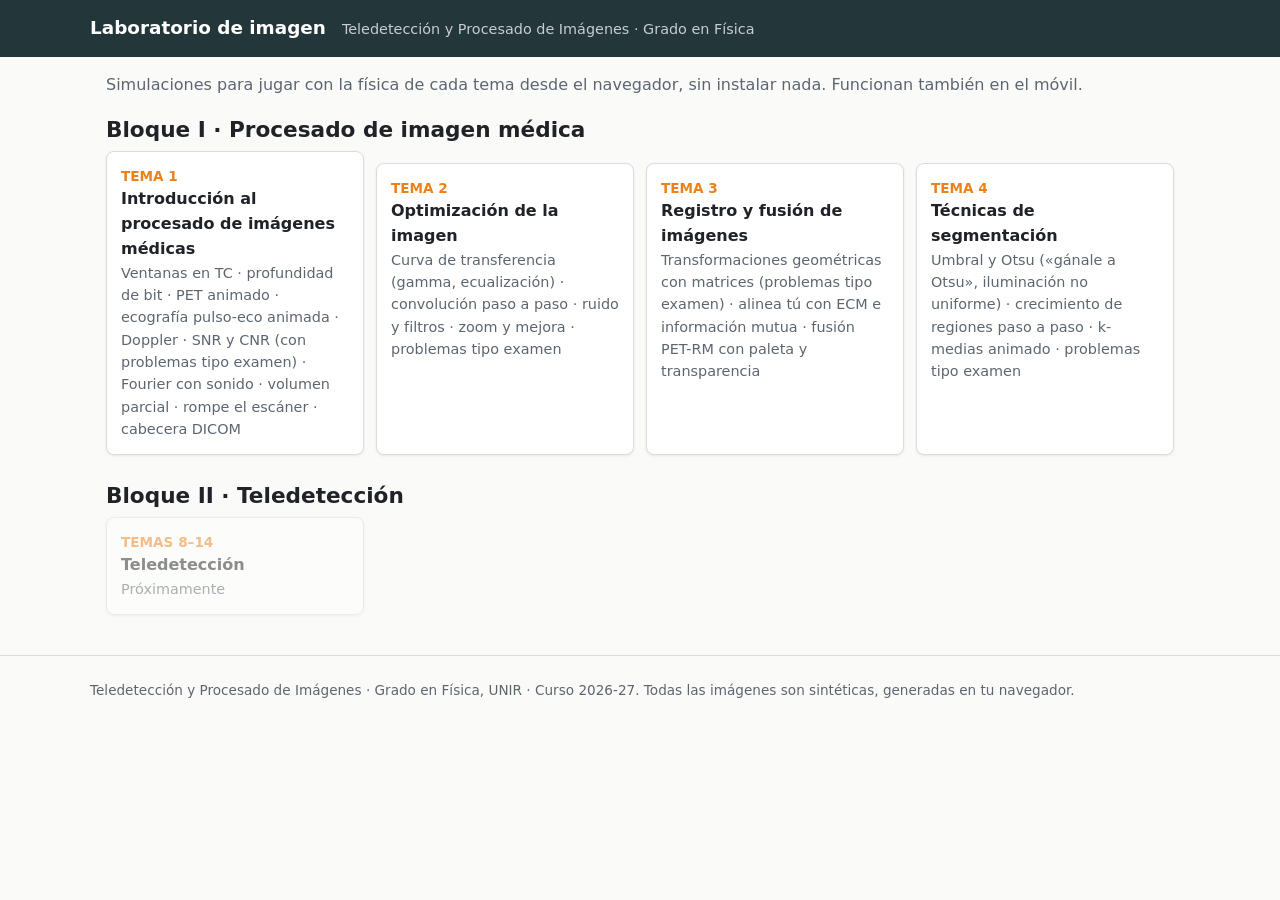
<file: index.html>
<!doctype html>
<html lang="es">
<head>
<meta charset="utf-8">
<meta name="viewport" content="width=device-width, initial-scale=1">
<title>Laboratorio de imagen</title>
<meta name="description" content="Simulaciones interactivas de la asignatura Teledetección y Procesado de Imágenes (Grado en Física, UNIR).">
<link rel="icon" href="assets/icono.svg" type="image/svg+xml">
<meta property="og:type" content="website">
<meta property="og:site_name" content="Laboratorio de imagen">
<meta property="og:locale" content="es_ES">
<meta property="og:title" content="Laboratorio de imagen">
<meta property="og:description" content="Simulaciones interactivas de Teledetección y Procesado de Imágenes (Grado en Física): TC, PET, ecografía, SNR y más, en el navegador.">
<meta property="og:url" content="https://miquelobrador.github.io/laboratorio-imagen/">
<meta property="og:image" content="https://miquelobrador.github.io/laboratorio-imagen/assets/og.jpg">
<meta property="og:image:type" content="image/jpeg">
<meta property="og:image:width" content="1200">
<meta property="og:image:height" content="630">
<meta property="og:image:alt" content="Laboratorio de imagen: TC, PET y ecografía simulados">
<meta name="twitter:card" content="summary_large_image">
<link rel="stylesheet" href="assets/estilo.css?v=3">
</head>
<body>
<header class="top">
  <div class="wrap">
    <h1>Laboratorio de imagen</h1>
    <span class="sub">Teledetección y Procesado de Imágenes · Grado en Física</span>
  </div>
</header>
<main class="wrap">
  <p class="lead">Simulaciones para jugar con la física de cada tema desde el navegador, sin instalar nada. Funcionan también en el móvil.</p>

  <h2>Bloque I · Procesado de imagen médica</h2>
  <div class="temas">
    <a class="card" href="tema01/">
      <div class="num">TEMA 1</div>
      <b>Introducción al procesado de imágenes médicas</b>
      <div class="muted">Ventanas en TC · profundidad de bit · PET animado · ecografía pulso-eco animada · Doppler · SNR y CNR (con problemas tipo examen) · Fourier con sonido · volumen parcial · rompe el escáner · cabecera DICOM</div>
    </a>
    <a class="card" href="tema02/">
      <div class="num">TEMA 2</div>
      <b>Optimización de la imagen</b>
      <div class="muted">Curva de transferencia (gamma, ecualización) · convolución paso a paso · ruido y filtros · zoom y mejora · problemas tipo examen</div>
    </a>
    <a class="card" href="tema03/">
      <div class="num">TEMA 3</div>
      <b>Registro y fusión de imágenes</b>
      <div class="muted">Transformaciones geométricas con matrices (problemas tipo examen) · alinea tú con ECM e información mutua · fusión PET-RM con paleta y transparencia</div>
    </a>
    <a class="card" href="tema04/">
      <div class="num">TEMA 4</div>
      <b>Técnicas de segmentación</b>
      <div class="muted">Umbral y Otsu («gánale a Otsu», iluminación no uniforme) · crecimiento de regiones paso a paso · k-medias animado · problemas tipo examen</div>
    </a>
  </div>

  <h2 style="margin-top:24px">Bloque II · Teledetección</h2>
  <div class="temas">
    <div class="card off"><div class="num">TEMAS 8–14</div><b>Teledetección</b><div class="muted">Próximamente</div></div>
  </div>
</main>
<footer>
  <div class="wrap">
    Teledetección y Procesado de Imágenes · Grado en Física, UNIR · Curso 2026-27.
    Todas las imágenes son sintéticas, generadas en tu navegador.
  </div>
</footer>
</body>
</html>
</file>
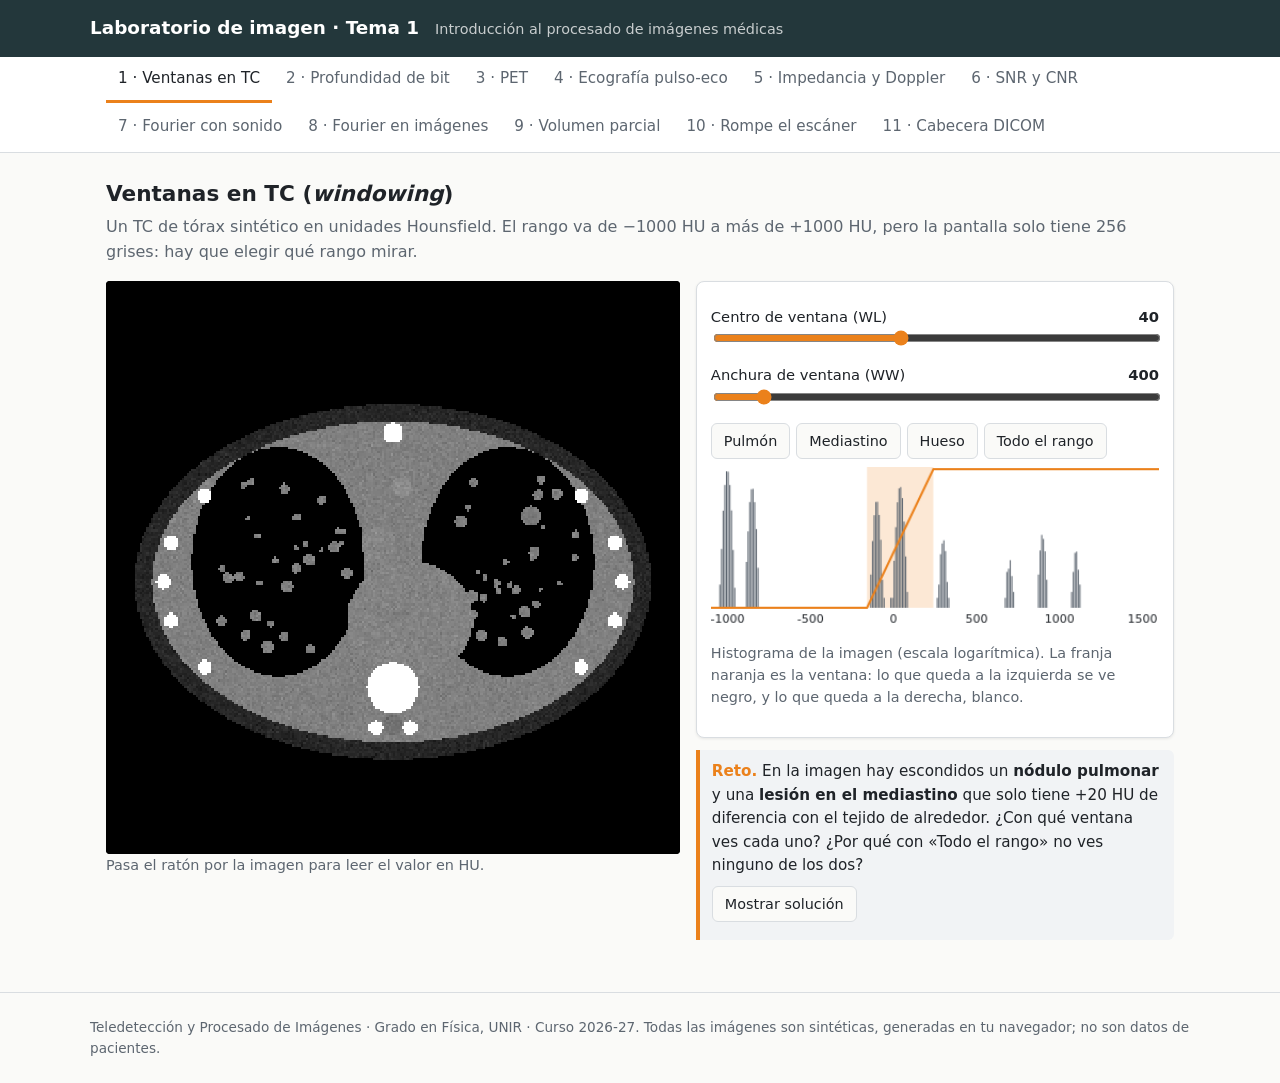
<file: tema01/index.html>
<!doctype html>
<html lang="es">
<head>
<meta charset="utf-8">
<meta name="viewport" content="width=device-width, initial-scale=1">
<title>Tema 1 — Laboratorio de imagen</title>
<meta name="description" content="Simulaciones interactivas del Tema 1: ventanas en TC, profundidad de bit, PET, ecografía, SNR/CNR, Fourier con sonido, volumen parcial, artefactos de TC y cabecera DICOM.">
<link rel="icon" href="../assets/icono.svg" type="image/svg+xml">
<meta property="og:type" content="website">
<meta property="og:site_name" content="Laboratorio de imagen">
<meta property="og:locale" content="es_ES">
<meta property="og:title" content="Laboratorio de imagen · Tema 1">
<meta property="og:description" content="Ventanas en TC, PET animado, ecografía pulso-eco, Doppler con sonido, SNR/CNR tipo examen, Fourier con sonido, artefactos de TC y anonimización DICOM.">
<meta property="og:url" content="https://miquelobrador.github.io/laboratorio-imagen/tema01/">
<meta property="og:image" content="https://miquelobrador.github.io/laboratorio-imagen/assets/og.jpg">
<meta property="og:image:type" content="image/jpeg">
<meta property="og:image:width" content="1200">
<meta property="og:image:height" content="630">
<meta property="og:image:alt" content="Laboratorio de imagen: TC, PET y ecografía simulados">
<meta name="twitter:card" content="summary_large_image">
<link rel="stylesheet" href="../assets/estilo.css?v=6">
</head>
<body>
<header class="top">
  <div class="wrap">
    <h1><a href="../">Laboratorio de imagen</a> · Tema 1</h1>
    <span class="sub">Introducción al procesado de imágenes médicas</span>
  </div>
</header>

<nav class="tabs">
  <div class="wrap">
    <a href="#ventana">1 · Ventanas en TC</a>
    <a href="#bits">2 · Profundidad de bit</a>
    <a href="#pet">3 · PET</a>
    <a href="#pulsoeco">4 · Ecografía pulso-eco</a>
    <a href="#eco">5 · Impedancia y Doppler</a>
    <a href="#snr">6 · SNR y CNR</a>
    <a href="#sonido">7 · Fourier con sonido</a>
    <a href="#fourier">8 · Fourier en imágenes</a>
    <a href="#volumen">9 · Volumen parcial</a>
    <a href="#artefactos">10 · Rompe el escáner</a>
    <a href="#dicom">11 · Cabecera DICOM</a>
  </div>
</nav>

<main class="wrap">

<!-- ============ 1. VENTANAS ============ -->
<section class="lab" id="ventana">
  <h2>Ventanas en TC (<em>windowing</em>)</h2>
  <p class="lead">Un TC de tórax sintético en unidades Hounsfield. El rango va de −1000 HU a más de +1000 HU, pero la pantalla solo tiene 256 grises: hay que elegir qué rango mirar.</p>
  <div class="grid">
    <div>
      <canvas class="img" id="ct-canvas" aria-label="TC de tórax sintético"></canvas>
      <div class="readout" id="ct-readout">Pasa el ratón por la imagen para leer el valor en HU.</div>
    </div>
    <div>
      <div class="card">
        <div class="ctrl"><label for="ct-wl">Centro de ventana (WL) <output for="ct-wl"></output></label>
          <input type="range" id="ct-wl" min="-1000" max="1500" step="5" value="40"></div>
        <div class="ctrl"><label for="ct-ww">Anchura de ventana (WW) <output for="ct-ww"></output></label>
          <input type="range" id="ct-ww" min="1" max="4000" step="1" value="400"></div>
        <div class="btns">
          <button data-wl="-600" data-ww="1500">Pulmón</button>
          <button data-wl="40" data-ww="400">Mediastino</button>
          <button data-wl="400" data-ww="1800">Hueso</button>
          <button data-wl="1000" data-ww="4000">Todo el rango</button>
        </div>
        <canvas class="plot" id="ct-hist" width="420" height="150" aria-label="Histograma de HU con la ventana"></canvas>
        <p class="muted">Histograma de la imagen (escala logarítmica). La franja naranja es la ventana: lo que queda a la izquierda se ve negro, y lo que queda a la derecha, blanco.</p>
      </div>
      <div class="reto">
        <strong>Reto.</strong> En la imagen hay escondidos un <b>nódulo pulmonar</b> y una <b>lesión en el mediastino</b> que solo tiene +20 HU de diferencia con el tejido de alrededor.
        ¿Con qué ventana ves cada uno? ¿Por qué con «Todo el rango» no ves ninguno de los dos?
        <div class="btns"><button id="ct-solucion">Mostrar solución</button></div>
        <div id="ct-solucion-txt" hidden>
          El nódulo (círculo amarillo) se ve en la ventana de pulmón. La lesión del mediastino solo se ve con una ventana estrecha (mediastino, WW ≈ 400): 20 HU ocupan 20/400 × 256 ≈ 13 grises. Con todo el rango (WW = 4000), los mismos 20 HU ocupan ≈ 1 gris y el ruido los tapa.
        </div>
      </div>
    </div>
  </div>
</section>

<!-- ============ 2. BITS ============ -->
<section class="lab" id="bits">
  <h2>Profundidad de bit (resolución radiométrica)</h2>
  <p class="lead">Con <i>k</i> bits por píxel hay 2<sup>k</sup> niveles. Aquí el mismo TC se guarda con <i>k</i> bits en el rango −1024…3071 HU y luego se muestra con una ventana.</p>
  <div class="grid">
    <div>
      <canvas class="img" id="bits-canvas" aria-label="TC cuantizado"></canvas>
    </div>
    <div>
      <div class="card">
        <div class="ctrl"><label for="bits-k">Bits por píxel, <i>k</i> <output for="bits-k"></output></label>
          <input type="range" id="bits-k" min="1" max="12" step="1" value="12"></div>
        <div class="radios" role="radiogroup">
          <label><input type="radio" name="bits-ventana" value="todo"> Ver todo el rango</label>
          <label><input type="radio" name="bits-ventana" value="medi" checked> Ventana mediastino (WL 40, WW 400)</label>
        </div>
        <table class="stats" style="margin-top:10px">
          <tr><td>Niveles posibles, 2<sup>k</sup></td><td id="bits-niveles"></td></tr>
          <tr><td>Salto entre niveles</td><td id="bits-salto"></td></tr>
          <tr><td>Niveles dentro de la ventana</td><td id="bits-enventana"></td></tr>
          <tr><td>Tamaño de un corte 512 × 512</td><td id="bits-tam"></td></tr>
        </table>
      </div>
      <div class="reto">
        <strong>Reto.</strong> Con la ventana de mediastino, ve bajando bits. ¿A partir de cuántos bits desaparece la lesión de +20 HU de la pestaña 1? Relaciónalo con el «salto entre niveles».
        <br><strong>Para pensar.</strong> Si el monitor solo enseña 8 bits, ¿por qué los TC se guardan con 12? Pista: la ventana elige <em>qué</em> 256 grises enseñar de entre los 4096.
      </div>
    </div>
  </div>
</section>

<!-- ============ 6. SNR / CNR ============ -->
<section class="lab" id="snr">
  <h2>SNR y CNR sobre un fantoma</h2>
  <p class="lead">Un fantoma con un objeto circular (y cuatro discos pequeños abajo, del mismo contraste) sobre un fondo con ruido gaussiano. Haz clic para colocar las ROIs y mide como en un control de calidad real.</p>
  <div class="grid">
    <div>
      <canvas class="img" id="snr-canvas" aria-label="Fantoma con ROIs"></canvas>
      <div class="radios" style="margin-top:8px">
        <span class="muted">Al hacer clic coloco la ROI del:</span>
        <label><input type="radio" name="snr-roi" value="obj" checked> objeto <span style="color:#eb811b">■</span></label>
        <label><input type="radio" name="snr-roi" value="fondo"> fondo <span style="color:#2f9fd8">■</span></label>
      </div>
    </div>
    <div>
      <div class="card">
        <div class="ctrl"><label for="snr-mo">Intensidad del objeto, μ<sub>obj</sub> <output for="snr-mo"></output></label>
          <input type="range" id="snr-mo" min="0" max="1000" step="5" value="600"></div>
        <div class="ctrl"><label for="snr-mf">Intensidad del fondo, μ<sub>fondo</sub> <output for="snr-mf"></output></label>
          <input type="range" id="snr-mf" min="0" max="1000" step="5" value="200"></div>
        <div class="ctrl"><label for="snr-s">Ruido, σ <output for="snr-s"></output></label>
          <input type="range" id="snr-s" min="1" max="300" step="1" value="60"></div>
        <label class="muted"><input type="checkbox" id="snr-filtro"> Aplicar filtro de media 3 × 3</label>
        <table class="stats" style="margin-top:10px">
          <tr><th>ROI</th><th>μ</th><th>σ</th></tr>
          <tr><td>Objeto</td><td id="snr-muo"></td><td id="snr-so"></td></tr>
          <tr><td>Fondo</td><td id="snr-muf"></td><td id="snr-sf"></td></tr>
        </table>
        <table class="stats" style="margin-top:10px">
          <tr><td>SNR = μ<sub>obj</sub> / σ<sub>obj</sub></td><td id="snr-1"></td></tr>
          <tr><td>SNR = (μ<sub>obj</sub> − μ<sub>fondo</sub>) / σ<sub>obj</sub></td><td id="snr-2"></td></tr>
          <tr><td>SNR = μ<sub>obj</sub> / σ<sub>fondo</sub></td><td id="snr-3"></td></tr>
          <tr><td>CNR = (μ<sub>obj</sub> − μ<sub>fondo</sub>) / σ<sub>fondo</sub></td><td id="snr-4"></td></tr>
          <tr><td>CNR = |μ<sub>A</sub> − μ<sub>B</sub>| / √(σ<sub>A</sub>² + σ<sub>B</sub>²)</td><td id="snr-5"></td></tr>
        </table>
      </div>
      <div class="card">
        <h3 style="margin-top:0">Criterio de Rose: ¿qué objetos se ven?</h3>
        <p class="muted" style="margin-top:0">El ojo no mira píxeles sueltos: promedia todo el objeto. Con <i>A</i> píxeles, el ruido del promedio baja √<i>A</i> veces (otra vez la ley de √<i>N</i>). Por eso lo que decide si se ve es <span class="formula">k = CNR<sub>píxel</sub> · √A</span>, y hace falta <b>k ≳ 5</b>. CNR por píxel ahora: <b id="snr-cnrpx"></b>.</p>
        <table class="stats">
          <tr><th>Objeto</th><th>Área (px)</th><th>k</th><th>¿Se ve?</th></tr>
          <tbody id="snr-rose"></tbody>
        </table>
      </div>
      <div class="reto">
        <strong>Experimentos.</strong>
        (1) Activa el filtro 3 × 3: ¿σ se divide más o menos entre 3? ¿Y qué le pasa al borde del círculo?
        (2) Pon la ROI del objeto <em>a caballo</em> del borde: ¿qué le pasa a σ<sub>obj</sub>? Es el volumen parcial en acción.
        (3) Iguala μ<sub>obj</sub> y μ<sub>fondo</sub>: la SNR sigue alta, pero la CNR se va a 0. ¿Qué te dice eso de para qué sirve cada una?
        (4) Pon el ruido en 300 y baja μ<sub>obj</sub> a 300: con una CNR por píxel de solo 0,3 el disco grande se sigue viendo, pero los discos pequeños de abajo desaparecen. ¿Cuál es el último que ves? Compáralo con la tabla de Rose. Es el fundamento de los fantomas de <b>contraste-detalle</b>: los objetos pequeños necesitan más contraste (o menos ruido, es decir, más dosis).
      </div>
    </div>
  </div>

  <div class="card" style="margin-top:16px">
    <h3>Generador de problemas tipo examen</h3>
    <p class="muted">Como en la Parte II del examen: datos de dos ROIs, cálculo a mano o con calculadora. Redondea a 1 decimal.</p>
    <div id="ex-enunciado"></div>
    <div class="btns" style="align-items:center">
      <label>a) SNR = <input type="number" id="ex-r1" step="any"></label>
      <label>b) CNR = <input type="number" id="ex-r2" step="any"></label>
      <button class="primary" id="ex-comprobar">Comprobar</button>
      <button id="ex-nuevo">Nuevo problema</button>
    </div>
    <div id="ex-resultado"></div>
  </div>
</section>

<!-- ============ 7. FOURIER CON SONIDO ============ -->
<section class="lab" id="sonido">
  <h2>Fourier con sonido: toda señal es una suma de ondas</h2>
  <p class="lead">Un sonido periódico es una suma de senos: la <b>fundamental</b> f₀ y sus <b>armónicos</b> 2f₀, 3f₀… La lista de amplitudes (el <b>espectro</b>) es la «receta» del sonido. Eso es la transformada de Fourier: pasar de la señal a su receta. No hace falta saber calcularla para entender qué dice.</p>
  <div class="grid">
    <div>
      <div class="card">
        <div class="muted">Espectro: arrastra el ratón sobre las barras para dibujar tu propio sonido</div>
        <canvas class="plot" id="fs-espectro" width="560" height="200" aria-label="Espectro editable" style="cursor:crosshair;touch-action:none"></canvas>
        <div class="btns">
          <button data-fs-preset="diapason">Diapasón (un seno)</button>
          <button data-fs-preset="cuadrada">Onda cuadrada</button>
          <button data-fs-preset="sierra">Diente de sierra</button>
          <button data-fs-preset="trompeta">«Trompeta»</button>
        </div>
        <div class="muted">Forma de onda (naranja: lo que suena; gris discontinuo: el original antes del filtro)</div>
        <canvas class="plot" id="fs-onda" width="560" height="150" aria-label="Forma de onda"></canvas>
      </div>
    </div>
    <div>
      <div class="card">
        <div class="ctrl"><label for="fs-f0">Fundamental f₀ <output for="fs-f0"></output></label>
          <input type="range" id="fs-f0" min="110" max="440" step="1" value="220"></div>
        <div class="ctrl"><label for="fs-corte">Filtro paso bajo: armónicos que pasan <output for="fs-corte"></output></label>
          <input type="range" id="fs-corte" min="1" max="16" step="1" value="16"></div>
        <div class="btns"><button class="primary" id="fs-play">▶ Escuchar</button></div>
        <p class="muted">Al compartir pantalla, activad «Compartir sonido».</p>
      </div>
      <div class="reto">
        <strong>Retos.</strong>
        (1) Elige la onda cuadrada, escúchala y ve bajando el filtro. ¿Qué le pasa al sonido? ¿Y a las <b>esquinas</b> de la onda?
        (2) Con un solo armónico, ¿qué forma tiene la onda?
        (3) La conexión con la imagen: un borde nítido es como la esquina de la onda cuadrada. Un sistema de imagen borroso es un <b>filtro paso bajo</b>: redondea los bordes. Lo usaremos en el Tema 2.
      </div>
    </div>
  </div>
  <div class="card">
    <h3>Espectrograma en directo</h3>
    <p class="muted" style="margin-top:0">Es la transformada de Fourier calculada cada pocos milisegundos: el tiempo va en horizontal, la frecuencia en vertical y el color indica la intensidad.</p>
    <div style="position:relative">
      <canvas class="img" id="fs-grama" width="720" height="256" aria-label="Espectrograma"></canvas>
      <canvas id="fs-grama-ejes" width="720" height="256" style="position:absolute;inset:0;width:100%;height:100%;pointer-events:none"></canvas>
    </div>
    <div class="btns">
      <button id="fs-micro">🎤 Usar el micrófono</button>
      <button id="fs-barrido">▶ Barrido de 100 a 4000 Hz</button>
    </div>
    <div class="readout" id="fs-micro-aviso">El sonido de «Escuchar» también aparece aquí: una raya por armónico.</div>
    <div class="reto"><strong>Prueba.</strong> Silba (una raya), di «aaaa» (muchas rayas paralelas: los armónicos de tu voz) y luego «ssss» (una mancha en frecuencias altas: ruido). Una voz grave y una aguda, ¿en qué se diferencian?</div>
  </div>
</section>

<!-- ============ 8. FOURIER EN IMÁGENES ============ -->
<section class="lab" id="fourier">
  <h2>Fourier en imágenes</h2>
  <p class="lead">Una imagen también es una suma de ondas, pero en 2D: rayas de distintas anchuras y orientaciones. En el espectro, el <b>centro</b> son las ondas anchas (zonas suaves) y los <b>puntos lejanos</b>, las finas (bordes, detalles, ruido).</p>
  <div style="display:grid;grid-template-columns:repeat(3,minmax(0,1fr));gap:8px">
    <div><div class="muted">Imagen</div><canvas class="img" id="fi-img" aria-label="Imagen original"></canvas></div>
    <div><div class="muted">Espectro (centro = frecuencias bajas)</div><canvas class="img" id="fi-esp" aria-label="Espectro de Fourier"></canvas></div>
    <div><div class="muted">Imagen filtrada</div><canvas class="img" id="fi-res" aria-label="Imagen filtrada"></canvas></div>
  </div>
  <div class="grid" style="margin-top:12px">
    <div class="card">
      <div class="radios">
        <label><input type="radio" name="fi-fuente" value="onda" checked> Una onda</label>
        <label><input type="radio" name="fi-fuente" value="dos"> Dos ondas</label>
        <label><input type="radio" name="fi-fuente" value="cuadro"> Un cuadrado</label>
        <label><input type="radio" name="fi-fuente" value="tc"> TC de tórax</label>
      </div>
      <div id="fi-ctrl-onda">
        <div class="ctrl"><label for="fi-freq">Frecuencia <output for="fi-freq"></output></label>
          <input type="range" id="fi-freq" min="1" max="60" step="1" value="8"></div>
        <div class="ctrl"><label for="fi-ang">Orientación <output for="fi-ang"></output></label>
          <input type="range" id="fi-ang" min="0" max="175" step="5" value="0"></div>
      </div>
      <div class="radios" style="margin-top:8px">
        <label><input type="radio" name="fi-filtro" value="nada" checked> Sin filtro</label>
        <label><input type="radio" name="fi-filtro" value="bajo"> Paso bajo</label>
        <label><input type="radio" name="fi-filtro" value="alto"> Paso alto</label>
      </div>
      <div class="ctrl" id="fi-ctrl-corte"><label for="fi-corte">Frecuencia de corte <output for="fi-corte"></output></label>
        <input type="range" id="fi-corte" min="2" max="128" step="1" value="20"></div>
    </div>
    <div>
      <div class="card"><div id="fi-texto"></div></div>
      <div class="reto"><strong>Retos.</strong>
        (1) Con «Una onda», sube la frecuencia: ¿hacia dónde se mueven los puntos? Gira la onda: ¿y ahora?
        (2) Con el TC, aplica un paso bajo de radio 10: ¿qué se pierde primero, los vasos pequeños o el contorno del cuerpo?
        (3) Con el cuadrado y un paso bajo, ¿ves las ondulaciones junto a los bordes? En RM se llaman artefacto de <b>truncamiento</b> (o de Gibbs).
      </div>
    </div>
  </div>
</section>

<!-- ============ 10. ROMPE EL ESCÁNER ============ -->
<section class="lab" id="artefactos">
  <h2>Rompe el escáner: artefactos en TC</h2>
  <p class="lead">El TC de tórax de la pestaña 1, adquirido y reconstruido de verdad: 180 proyecciones con ruido de Poisson y retroproyección filtrada (como en el PET). Estropea la adquisición y mira qué pasa en el <b>sinograma</b> y en la <b>imagen</b>. Cada artefacto es una pista de cómo funciona el escáner.</p>
  <div class="grid">
    <div>
      <div style="display:grid;grid-template-columns:2fr 1fr;gap:8px">
        <div><div class="muted">Imagen reconstruida</div><canvas class="img" id="art-img" aria-label="TC reconstruido"></canvas></div>
        <div><div class="muted">Sinograma (fila = ángulo)</div><canvas class="img" id="art-sino" aria-label="Sinograma"></canvas></div>
      </div>
      <div class="btns">
        <button data-art-wl="40" data-art-ww="400">Mediastino</button>
        <button data-art-wl="-600" data-art-ww="1500">Pulmón</button>
        <button data-art-wl="400" data-art-ww="1800">Hueso</button>
      </div>
    </div>
    <div>
      <div class="btns">
        <button class="primary" id="art-misterio">🎲 Artefacto misterioso</button>
        <button id="art-revelar">Revelar</button>
        <button id="art-normal">Escáner en buen estado</button>
      </div>
      <div class="card" id="art-panel">
        <div class="ctrl"><label for="art-dosis">Dosis <output for="art-dosis"></output></label>
          <input type="range" id="art-dosis" min="0" max="6" step="1" value="5"></div>
        <div class="ctrl"><label for="art-proy">Número de proyecciones <output for="art-proy"></output></label>
          <input type="range" id="art-proy" min="0" max="8" step="1" value="8"></div>
        <div class="ctrl"><label for="art-mov">El paciente se mueve a mitad de la adquisición <output for="art-mov"></output></label>
          <input type="range" id="art-mov" min="0" max="15" step="1" value="0"></div>
        <label class="muted" style="display:block"><input type="checkbox" id="art-anillo"> Un detector descalibrado</label>
        <label class="muted" style="display:block"><input type="checkbox" id="art-metal"> Tornillos de acero en la columna</label>
      </div>
      <div class="card"><div id="art-explica"></div></div>
    </div>
  </div>
  <p class="muted">Modelo simplificado: haz paralelo y monoenergético (salvo en el metal), sin radiación dispersa.</p>
</section>

<!-- ============ 11. CABECERA DICOM ============ -->
<section class="lab" id="dicom">
  <h2>Anonimiza la cabecera DICOM</h2>
  <p class="lead">Un archivo DICOM lleva la imagen y una <b>cabecera</b> con cientos de etiquetas (aquí, una selección). Quieres compartir este TC para un proyecto de investigación. <b>Pulsa las filas que borrarías</b> y luego «Comprobar». Ojo: si borras datos técnicos, la imagen deja de servir.</p>
  <div class="grid">
    <div class="card" style="overflow-x:auto">
      <table class="stats dicom">
        <tr><th>Etiqueta</th><th>Nombre</th><th>Valor</th></tr>
        <tbody id="dc-tabla"></tbody>
      </table>
    </div>
    <div>
      <canvas class="img" id="dc-img" aria-label="Imagen del estudio"></canvas>
      <div class="btns">
        <button class="primary" id="dc-comprobar">Comprobar</button>
        <button id="dc-reiniciar">Empezar de nuevo</button>
      </div>
      <div class="readout" id="dc-resultado" style="color:var(--text)"></div>
      <div class="reto"><strong>Busca en la cabecera.</strong>
        (1) ¿Qué grosor de corte tiene? (2) ¿Cuántos niveles de gris distintos puede guardar cada píxel? (3) ¿Cuánto ocupan los píxeles de esta imagen? ¿Y un TC de 500 cortes?
        <details><summary>Soluciones</summary>
          (1) SliceThickness = 1,25 mm. (2) BitsStored = 12 → 2¹² = 4096 niveles. (3) 512 × 512 píxeles × 2 bytes (BitsAllocated = 16) = 512 KiB; con 500 cortes, unos 250 MiB.
        </details>
      </div>
      <div class="reto"><strong>¿Basta con borrar el nombre?</strong> En 2019 un grupo de la Clínica Mayo reconstruyó en 3D la cara de 84 voluntarios a partir de sus RM de cabeza y un programa de reconocimiento facial acertó quién era cada uno en el 83 % de los casos (Schwarz et al., <i>N Engl J Med</i> 381:1684, 2019). Por eso en investigación también se «borra la cara» de las imágenes (<i>defacing</i>).</div>
    </div>
  </div>
</section>

<!-- ============ 9. VOLUMEN PARCIAL ============ -->
<section class="lab" id="volumen">
  <h2>Efecto de volumen parcial: el nódulo que se disfraza</h2>
  <p class="lead">Un nódulo de <b>3 mm</b> (+40 HU) dentro del pulmón (−850 HU). El TC no ve puntos: cada vóxel vale la <b>media</b> de lo que hay dentro, y el vóxel es tan alto como el <b>grosor de corte</b>. En «varias lesiones», tres lesiones a distintas alturas.</p>
  <div class="grid">
    <div>
      <div style="display:grid;grid-template-columns:1fr 1fr;gap:8px">
        <div><div class="muted">De lado (corte en naranja)</div><canvas class="img" id="vp-lado" aria-label="Vista lateral del nódulo y del corte"></canvas></div>
        <div><div class="muted">La imagen de ese corte</div><canvas class="img" id="vp-axial" aria-label="Imagen axial del corte"></canvas></div>
      </div>
      <div class="readout" id="vp-hu">Pasa el ratón por la imagen del corte para leer cada vóxel en HU.</div>
    </div>
    <div>
      <div class="card">
        <div class="radios" role="radiogroup" style="margin-bottom:8px">
          <label><input type="radio" name="vp-escena" value="uno" checked> Un nódulo (4.3 bis)</label>
          <label><input type="radio" name="vp-escena" value="varias"> Varias lesiones</label>
        </div>
        <div class="ctrl"><label for="vp-e">Grosor de corte, <i>e</i> <output for="vp-e"></output></label>
          <input type="range" id="vp-e" min="1" max="10" step="0.5" value="1"></div>
        <div class="ctrl"><label for="vp-pos">Posición del corte <output for="vp-pos"></output></label>
          <input type="range" id="vp-pos" min="-6" max="6" step="0.5" value="0"></div>
        <p class="muted" style="margin:10px 0 4px" id="vp-titulo-cuenta">Vóxel del centro del nódulo:</p>
        <p class="formula" id="vp-cuenta" style="font-size:1.1rem"></p>
        <p id="vp-veredicto" style="margin:8px 0 0"></p>
      </div>
      <div class="reto">
        <strong>Reto.</strong> (1) Con un corte de <b>10 mm</b>, ¿cuánto vale el vóxel? Compáralo con la diapositiva 4.3 bis.
        (2) Deja 10 mm y mueve el corte hasta que solo coja medio nódulo: ¿qué pasa?
        (3) ¿Con qué grosor máximo el nódulo sigue valiendo +40 HU? (Es la Figura 7 del temario.)
        (4) Cambia a <b>varias lesiones</b>: con 10 mm, ¿cuántas lesiones ves? Baja a 1 mm y mueve el corte: ¿cuántas hay de verdad?
      </div>
    </div>
  </div>
</section>

<!-- ============ 3. PET (animación) ============ -->
<section class="lab" id="pet">
  <h2>PET: de las aniquilaciones a la imagen</h2>
  <p class="lead">Cada positrón se aniquila con un electrón y salen <b>dos fotones de 511 keV en sentidos opuestos</b>. El escáner solo sabe qué dos detectores se han activado a la vez: el origen está en algún punto de la línea que los une (LOR). Con miles de líneas aparece la imagen.</p>
  <div class="grid">
    <div>
      <canvas class="img" id="pet-escaner" aria-label="Anillo de detectores PET con eventos" style="image-rendering:auto"></canvas>
      <div class="btns">
        <button class="primary" id="pet-play">▶ Adquirir</button>
        <button id="pet-mas">+50 000 eventos</button>
        <button id="pet-reset">Reiniciar</button>
      </div>
      <div class="ctrl"><label for="pet-vel">Ritmo de adquisición <output for="pet-vel"></output></label>
        <input type="range" id="pet-vel" min="0" max="6" step="1" value="1"></div>
      <p class="muted">Rojo: punto de aniquilación. Azul: los dos fotones de 511 keV. Amarillo: líneas de respuesta (LOR) acumuladas.</p>
    </div>
    <div>
      <div class="card">
        <div style="display:grid;grid-template-columns:repeat(3,minmax(0,1fr));gap:8px">
          <div><div class="muted">Distribución real</div><canvas class="img" id="pet-real" aria-label="Distribución real del radiofármaco"></canvas></div>
          <div><div class="muted">Sinograma</div><canvas class="img" id="pet-sino" aria-label="Sinograma"></canvas></div>
          <div><div class="muted">Reconstrucción</div><canvas class="img" id="pet-rec" aria-label="Imagen reconstruida"></canvas></div>
        </div>
        <div class="radios" style="margin-top:10px">
          <label><input type="radio" name="pet-rec" value="bp"> Retroproyección simple</label>
          <label><input type="radio" name="pet-rec" value="fbp" checked> Retroproyección filtrada (FBP)</label>
        </div>
        <table class="stats" style="margin-top:10px">
          <tr><td>Eventos detectados, <i>N</i></td><td id="pet-n">0</td></tr>
          <tr><td>Ruido relativo en el hígado, σ/μ</td><td id="pet-ruido">—</td></tr>
        </table>
        <p class="muted">Sinograma: cada fila es un ángulo y cada columna, una distancia al centro. Cada punto del paciente dibuja una sinusoide (de ahí el nombre).</p>
      </div>
      <div class="reto">
        <strong>Retos.</strong>
        (1) ¿Con cuántos eventos empiezas a distinguir la <b>lesión pequeña</b> (arriba a la izquierda del corazón)?
        (2) Anota σ/μ con 50 000 eventos y con 200 000 (4 veces más). ¿Se ha dividido entre 2? Es la ley de 1/√<i>N</i> de la diapositiva 4.1.3.
        (3) Cambia a retroproyección simple: ¿por qué sale todo borroso? (Pista: Fourier, Tema 2.)
      </div>
      <p class="muted">Modelo simplificado: no incluye el recorrido del positrón, la atenuación ni las coincidencias aleatorias.</p>
    </div>
  </div>
</section>

<!-- ============ 4. PULSO-ECO (animación) ============ -->
<section class="lab" id="pulsoeco">
  <h2>Ecografía: pulso-eco, del modo A al modo B</h2>
  <p class="lead">La sonda emite un pulso. Cada interfaz devuelve un eco y su retraso da la profundidad: <span class="formula">d = v<sub>s</sub>·t / 2</span>. Una línea da una señal 1D (modo A); muchas líneas en abanico forman la imagen (modo B).</p>
  <div class="grid">
    <div>
      <div class="muted">Anatomía (lo que no ve el ecógrafo)</div>
      <canvas class="img" id="pe-anatomia" aria-label="Corte anatómico con la línea del haz" style="image-rendering:auto"></canvas>
      <div class="muted" id="pe-leyenda" style="margin-top:6px;font-size:.8rem"></div>
      <div class="muted" style="margin-top:10px">Señal recibida en la línea (modo A): amplitud frente a tiempo y profundidad</div>
      <canvas class="plot" id="pe-modoA" width="560" height="140" aria-label="Señal en modo A"></canvas>
    </div>
    <div>
      <div class="card">
        <div class="muted">Imagen en modo B</div>
        <canvas class="img" id="pe-modoB" aria-label="Imagen ecográfica en modo B"></canvas>
        <div class="btns">
          <button class="primary" id="pe-disparar">▶ Disparar un pulso (modo A)</button>
          <button class="primary" id="pe-barrer">▶ Barrido completo (modo B)</button>
        </div>
        <div class="readout" id="pe-camara"></div>
        <div class="ctrl"><label for="pe-theta">Dirección de la línea (modo A) <output for="pe-theta"></output></label>
          <input type="range" id="pe-theta" min="-32" max="32" step="1" value="3"></div>
        <div class="ctrl"><label for="pe-lineas">Número de líneas (modo B) <output for="pe-lineas"></output></label>
          <input type="range" id="pe-lineas" min="8" max="128" step="8" value="64"></div>
        <div class="ctrl"><label for="pe-vel">Velocidad de la animación <output for="pe-vel"></output></label>
          <input type="range" id="pe-vel" min="4" max="200" step="1" value="30"></div>
        <label class="muted"><input type="checkbox" id="pe-tgc" checked> Compensación de ganancia con la profundidad (TGC)</label>
        <p class="readout" id="pe-fps"></p>
      </div>
      <div class="card"><div class="readout" id="pe-info" style="color:var(--text)"></div></div>
      <div class="reto">
        <strong>Retos.</strong>
        (1) Apunta la línea al <b>cálculo</b> (≈ +16°): ¿qué hay detrás en la imagen? Es la <b>sombra acústica</b>, que los ecografistas usan para reconocer piedras.
        (2) Detrás del <b>quiste</b> la imagen se ve <i>más</i> brillante. ¿Por qué? (Pista: atenuación del líquido.)
        (3) Desactiva la TGC: ¿qué pasa en profundidad?
        (4) Baja a 16 líneas: ¿qué ganas y qué pierdes?
      </div>
    </div>
  </div>
</section>

<!-- ============ 5. IMPEDANCIA Y DOPPLER ============ -->
<section class="lab" id="eco">
  <h2>Ecografía: impedancia y Doppler</h2>
  <div class="grid">
    <div class="card">
      <h3>¿Cuánto se refleja en una interfaz?</h3>
      <p class="formula">Z = ρ·v<sub>s</sub> &nbsp;&nbsp; R = ((Z₂ − Z₁)/(Z₂ + Z₁))²</p>
      <div class="btns" style="align-items:center">
        <label>Medio 1 <select id="eco-m1"></select></label>
        <label>Medio 2 <select id="eco-m2"></select></label>
      </div>
      <canvas class="plot" id="eco-barra" width="420" height="70" aria-label="Fracción reflejada y transmitida"></canvas>
      <div id="eco-r" class="readout"></div>
      <div class="reto"><strong>Para pensar.</strong> Compara piel–aire con piel–gel. ¿Por qué se ve tan mal lo que hay detrás de un hueso o del pulmón?</div>
    </div>
    <div class="card">
      <h3>Escucha el Doppler</h3>
      <p class="formula">Δf = 2 f₀ v cos θ / v<sub>s</sub></p>
      <div class="ctrl"><label for="dop-f0">Frecuencia emitida f₀ <output for="dop-f0"></output></label>
        <input type="range" id="dop-f0" min="2" max="10" step="0.5" value="5"></div>
      <div class="ctrl"><label for="dop-v">Velocidad de la sangre v <output for="dop-v"></output></label>
        <input type="range" id="dop-v" min="0" max="1.5" step="0.05" value="0.5"></div>
      <div class="ctrl"><label for="dop-th">Ángulo haz–vaso θ <output for="dop-th"></output></label>
        <input type="range" id="dop-th" min="0" max="90" step="1" value="60"></div>
      <div class="readout" id="dop-df" style="font-size:1.1rem;color:var(--text)"></div>
      <div class="btns"><button class="primary" id="dop-play">▶ Escuchar Δf</button></div>
      <p class="muted">v<sub>s</sub> = 1540 m/s (velocidad del sonido en tejido, no la de la luz). El ecógrafo «suena» porque Δf cae en el rango audible.</p>
      <div class="reto"><strong>Para pensar.</strong> Pon θ = 90°. ¿Por qué el ecografista nunca mide con el haz perpendicular al vaso?</div>
    </div>
  </div>
</section>

</main>

<footer>
  <div class="wrap">
    Teledetección y Procesado de Imágenes · Grado en Física, UNIR · Curso 2026-27.
    Todas las imágenes son sintéticas, generadas en tu navegador; no son datos de pacientes.
  </div>
</footer>

<script src="../assets/comun.js?v=6"></script>
<script src="lab.js?v=8"></script>
<script src="pet.js?v=6"></script>
<script src="ecografia.js?v=6"></script>
<script src="fourier.js?v=6"></script>
<script src="calidad.js?v=6"></script>
<script src="dicom.js?v=6"></script>
</body>
</html>
</file>
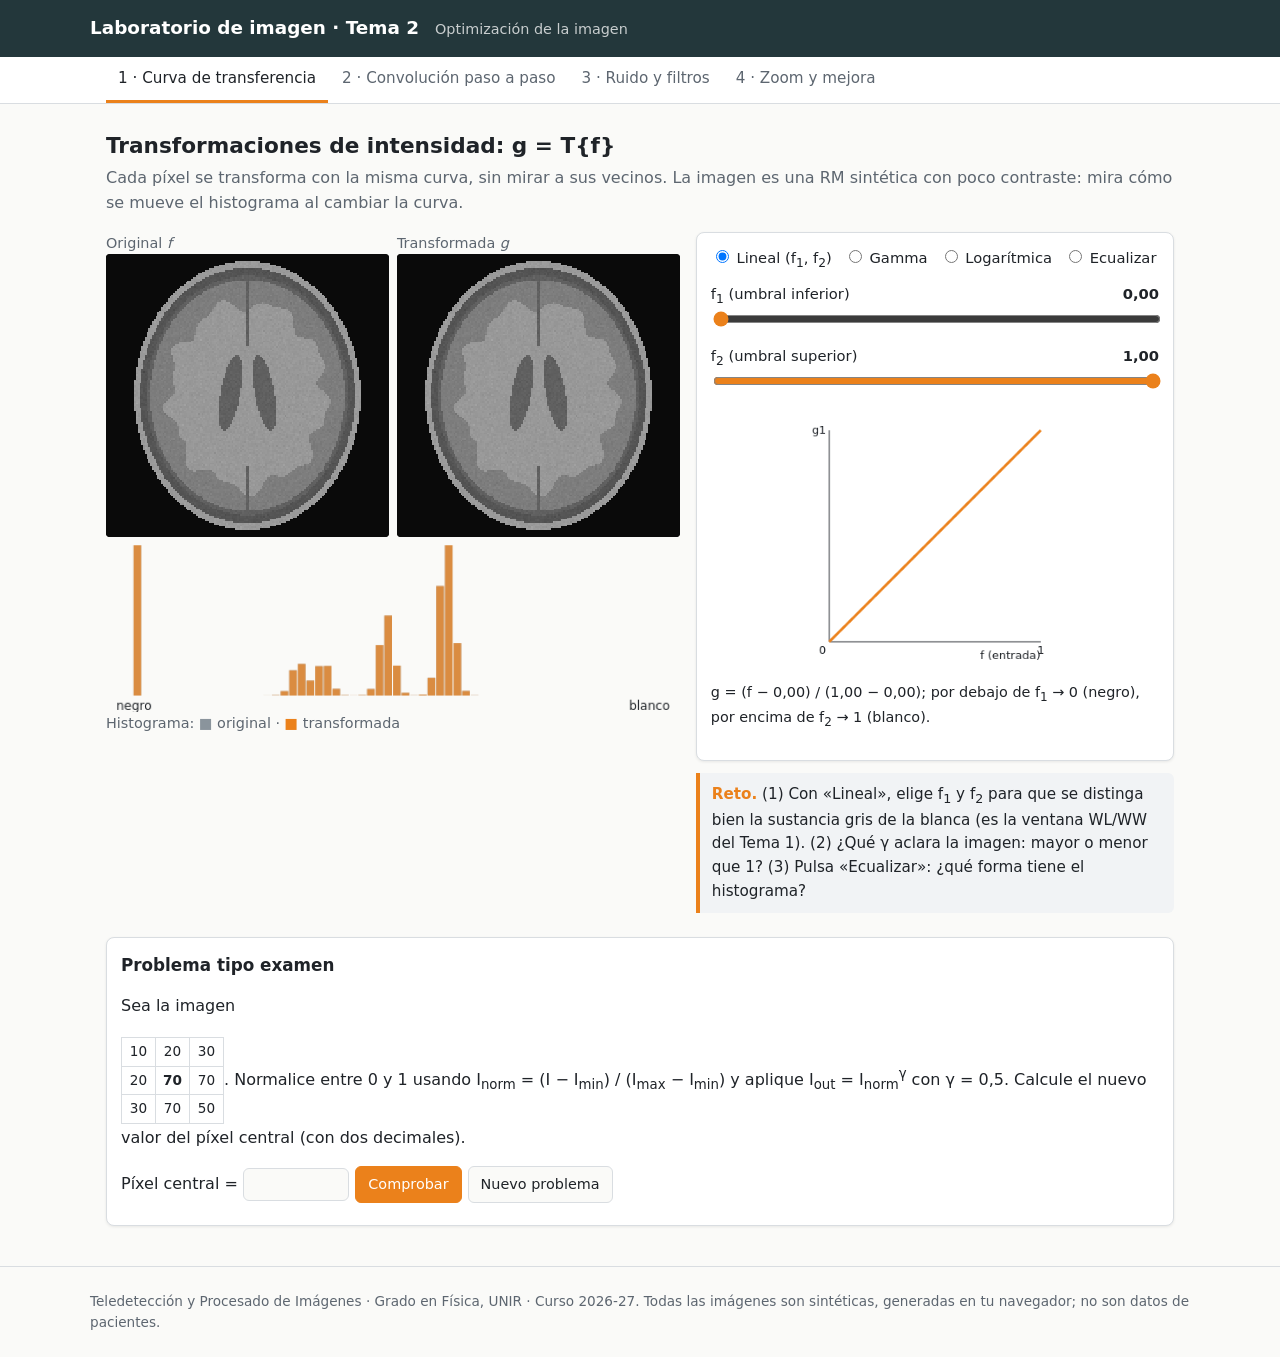
<file: tema02/index.html>
<!doctype html>
<html lang="es">
<head>
<meta charset="utf-8">
<meta name="viewport" content="width=device-width, initial-scale=1">
<title>Tema 2 — Laboratorio de imagen</title>
<meta name="description" content="Simulaciones interactivas del Tema 2: curva de transferencia (gamma, ecualización), convolución paso a paso, ruido y filtros, interpolación.">
<link rel="icon" href="../assets/icono.svg" type="image/svg+xml">
<meta property="og:type" content="website">
<meta property="og:site_name" content="Laboratorio de imagen">
<meta property="og:locale" content="es_ES">
<meta property="og:title" content="Laboratorio de imagen · Tema 2">
<meta property="og:description" content="Gamma e histograma en directo, convolución paso a paso con problemas tipo examen, ruido y filtros, «zoom y mejora».">
<meta property="og:url" content="https://miquelobrador.github.io/laboratorio-imagen/tema02/">
<meta property="og:image" content="https://miquelobrador.github.io/laboratorio-imagen/assets/og.jpg">
<meta property="og:image:type" content="image/jpeg">
<meta property="og:image:width" content="1200">
<meta property="og:image:height" content="630">
<meta property="og:image:alt" content="Laboratorio de imagen: simulaciones de procesado de imagen">
<meta name="twitter:card" content="summary_large_image">
<link rel="stylesheet" href="../assets/estilo.css?v=8">
</head>
<body>
<header class="top">
  <div class="wrap">
    <h1><a href="../">Laboratorio de imagen</a> · Tema 2</h1>
    <span class="sub">Optimización de la imagen</span>
  </div>
</header>

<nav class="tabs">
  <div class="wrap">
    <a href="#intensidad">1 · Curva de transferencia</a>
    <a href="#convolucion">2 · Convolución paso a paso</a>
    <a href="#ruido">3 · Ruido y filtros</a>
    <a href="#zoom">4 · Zoom y mejora</a>
  </div>
</nav>

<main class="wrap">

<!-- ============ 1. CURVA DE TRANSFERENCIA ============ -->
<section class="lab" id="intensidad">
  <h2>Transformaciones de intensidad: g = T{f}</h2>
  <p class="lead">Cada píxel se transforma con la misma curva, sin mirar a sus vecinos. La imagen es una RM sintética con poco contraste: mira cómo se mueve el histograma al cambiar la curva.</p>
  <div class="grid">
    <div>
      <div style="display:grid;grid-template-columns:1fr 1fr;gap:8px">
        <div><div class="muted">Original <i>f</i></div><canvas class="img" id="in-orig" aria-label="Imagen original"></canvas></div>
        <div><div class="muted">Transformada <i>g</i></div><canvas class="img" id="in-res" aria-label="Imagen transformada"></canvas></div>
      </div>
      <canvas class="plot" id="in-hist" width="560" height="170" aria-label="Histogramas antes y después"></canvas>
      <div class="muted">Histograma: <span style="color:#8a949c">■</span> original · <span style="color:#eb811b">■</span> transformada</div>
    </div>
    <div>
      <div class="card">
        <div class="radios" role="radiogroup">
          <label><input type="radio" name="in-modo" value="lineal" checked> Lineal (f<sub>1</sub>, f<sub>2</sub>)</label>
          <label><input type="radio" name="in-modo" value="gamma"> Gamma</label>
          <label><input type="radio" name="in-modo" value="log"> Logarítmica</label>
          <label><input type="radio" name="in-modo" value="ecu"> Ecualizar</label>
        </div>
        <div class="ctrl" id="in-c-f1"><label for="in-f1">f<sub>1</sub> (umbral inferior) <output for="in-f1"></output></label>
          <input type="range" id="in-f1" min="0" max="1" step="0.01" value="0"></div>
        <div class="ctrl" id="in-c-f2"><label for="in-f2">f<sub>2</sub> (umbral superior) <output for="in-f2"></output></label>
          <input type="range" id="in-f2" min="0" max="1" step="0.01" value="1"></div>
        <div class="ctrl" id="in-c-g"><label for="in-g">γ <output for="in-g"></output></label>
          <input type="range" id="in-g" min="-1.6" max="1.6" step="0.02" value="0"></div>
        <canvas class="plot" id="in-curva" width="300" height="300" style="max-width:260px;margin:auto" aria-label="Curva de transferencia"></canvas>
        <p class="readout" id="in-info" style="color:var(--text)"></p>
      </div>
      <div class="reto">
        <strong>Reto.</strong> (1) Con «Lineal», elige f<sub>1</sub> y f<sub>2</sub> para que se distinga bien la sustancia gris de la blanca (es la ventana WL/WW del Tema 1). (2) ¿Qué γ aclara la imagen: mayor o menor que 1? (3) Pulsa «Ecualizar»: ¿qué forma tiene el histograma?
      </div>
    </div>
  </div>

  <div class="card" style="margin-top:12px">
    <h3 style="margin-top:0">Problema tipo examen</h3>
    <div id="pi-enunciado"></div>
    <div class="btns" style="align-items:center">
      <label>Píxel central = <input type="number" id="pi-r" step="any"></label>
      <button class="primary" id="pi-comprobar">Comprobar</button>
      <button id="pi-nuevo">Nuevo problema</button>
    </div>
    <div id="pi-resultado"></div>
  </div>
</section>

<!-- ============ 2. CONVOLUCIÓN ============ -->
<section class="lab" id="convolucion">
  <h2>Convolución paso a paso</h2>
  <p class="lead">Una ventana de 3 × 3 recorre la imagen. En cada posición se multiplica casilla a casilla por el kernel y se suma (en el examen, «tal cual», sin girar el kernel). Para que la ventana pueda colocarse también en los bordes, la imagen se rodea de un marco de <b>relleno</b> (<i>padding</i>, en gris y con borde discontinuo): así el resultado tiene el mismo tamaño que la imagen. Haz clic en cualquier casilla del resultado para ver su cuenta.</p>
  <div class="grid">
    <div>
      <div style="display:flex;flex-wrap:wrap;gap:16px;align-items:flex-start">
        <div><div class="muted">Imagen <i>f</i></div><table class="rejilla" id="cv-ent"></table></div>
        <div><div class="muted">Resultado <i>g</i></div><table class="rejilla" id="cv-sal"></table></div>
      </div>
      <div class="card" style="margin-top:8px">
        <div class="muted">La cuenta del píxel marcado:</div>
        <div id="cv-cuenta" style="font-variant-numeric:tabular-nums;overflow-x:auto"></div>
      </div>
    </div>
    <div>
      <div class="card">
        <div class="ctrl"><label for="cv-kernel">Kernel</label>
          <select id="cv-kernel"></select></div>
        <div id="cv-kmat"></div>
        <div class="ctrl"><label for="cv-img">Imagen</label>
          <select id="cv-img">
            <option value="punto">Punto brillante</option>
            <option value="borde">Borde vertical</option>
            <option value="sal">Región con un píxel de «sal»</option>
            <option value="rampa">Rampa suave</option>
          </select></div>
        <div class="ctrl"><label for="cv-pad">Relleno (padding)</label>
          <select id="cv-pad">
            <option value="ceros">Ceros</option>
            <option value="replicar">Replicar el borde</option>
          </select></div>
        <div class="btns">
          <button class="primary" id="cv-play">▶ Animar</button>
          <button id="cv-paso">Paso</button>
          <button id="cv-reset">Reiniciar</button>
        </div>
        <p class="muted" id="cv-nota"></p>
      </div>
      <div class="reto">
        <strong>Reto.</strong> (1) Con el <b>punto brillante</b>, compara la media con la mediana: ¿qué hace cada una con el punto? (2) Con el <b>borde vertical</b>, prueba Prewitt: ¿dónde sale distinto de cero y con qué signo? (3) Con la <b>rampa</b>, ¿qué da el Laplaciano? ¿Por qué? (4) Con la <b>media</b> y relleno de <b>ceros</b>, ¿qué pasa en el borde del resultado? ¿Y si replicas el borde?
      </div>
    </div>
  </div>

  <div class="card" style="margin-top:12px">
    <h3 style="margin-top:0">Problema tipo examen</h3>
    <div id="pc-enunciado"></div>
    <div class="btns" style="align-items:center">
      <label>Píxel central = <input type="number" id="pc-r" step="any"></label>
      <button class="primary" id="pc-comprobar">Comprobar</button>
      <button id="pc-nuevo">Nuevo problema</button>
    </div>
    <div id="pc-resultado"></div>
  </div>
</section>

<!-- ============ 3. RUIDO Y FILTROS ============ -->
<section class="lab" id="ruido">
  <h2>Ruido y filtros: limpiar sin borrar</h2>
  <p class="lead">RM sintética con una <b>lesión pequeña</b> de 3 × 3 píxeles (marcada con un círculo). Añade ruido, elige un filtro y mira dos cosas a la vez: cuánto baja el ruido (σ, medido en una zona homogénea) y si la lesión sobrevive.</p>
  <div class="grid">
    <div>
      <div style="display:grid;grid-template-columns:1fr 1fr;gap:8px">
        <div><div class="muted">Con ruido</div><canvas class="img" id="rf-ruidosa" aria-label="Imagen con ruido"></canvas></div>
        <div><div class="muted">Filtrada</div><canvas class="img" id="rf-filtrada" aria-label="Imagen filtrada"></canvas></div>
      </div>
      <label class="muted" style="display:block;margin-top:6px"><input type="checkbox" id="rf-marca" checked> Marcar la lesión y la zona donde se mide σ</label>
    </div>
    <div>
      <div class="card">
        <div class="ctrl"><label for="rf-tipo">Tipo de ruido</label>
          <select id="rf-tipo">
            <option value="sp">Sal y pimienta (impulsivo)</option>
            <option value="gauss">Gaussiano (aditivo)</option>
            <option value="poisson">Poisson (contar fotones, RX)</option>
            <option value="speckle">Speckle (multiplicativo, eco)</option>
          </select></div>
        <div class="ctrl"><label for="rf-nivel">Cantidad de ruido <output for="rf-nivel"></output></label>
          <input type="range" id="rf-nivel" min="0" max="1" step="0.05" value="0.5"></div>
        <div class="ctrl"><label for="rf-filtro">Filtro</label>
          <select id="rf-filtro">
            <option value="no">Ninguno</option>
            <option value="media">Media</option>
            <option value="gauss">Gaussiano</option>
            <option value="mediana" selected>Mediana</option>
            <option value="difusion">Difusión anisotrópica</option>
          </select></div>
        <div class="ctrl" id="rf-c-n"><label for="rf-n">Tamaño de la ventana <output for="rf-n"></output></label>
          <input type="range" id="rf-n" min="3" max="9" step="2" value="3"></div>
        <div class="ctrl" id="rf-c-it" hidden><label for="rf-it">Iteraciones <output for="rf-it"></output></label>
          <input type="range" id="rf-it" min="1" max="40" step="1" value="10"></div>
        <div class="ctrl" id="rf-c-k" hidden><label for="rf-k">K (qué gradiente se considera borde) <output for="rf-k"></output></label>
          <input type="range" id="rf-k" min="0.02" max="0.5" step="0.01" value="0.1"></div>
        <table class="stats">
          <tr><th></th><th>Con ruido</th><th>Filtrada</th></tr>
          <tbody id="rf-tabla"></tbody>
        </table>
        <p id="rf-veredicto" style="margin:8px 0 0"></p>
      </div>
      <div class="reto">
        <strong>Reto.</strong> (1) Con <b>sal y pimienta</b>, compara media y mediana de 3 × 3. (2) Sube la mediana a 5 × 5: ¿qué le pasa a la lesión? (3) Con ruido <b>gaussiano</b> y media 3 × 3, ¿cuánto baja σ? (Pista: ley de √N, Tema 1.) (4) Prueba la difusión anisotrópica con muchas iteraciones: ¿se conservan los bordes?
      </div>
    </div>
  </div>
</section>

<!-- ============ 4. ZOOM Y MEJORA ============ -->
<section class="lab" id="zoom">
  <h2>«Zoom y mejora»: ¿se puede inventar resolución?</h2>
  <p class="lead">Una cámara de pocos píxeles graba una matrícula. Ampliamos la imagen con dos interpolaciones. ¿Alguna recupera lo que la cámara no grabó?</p>
  <div class="grid">
    <div>
      <div class="muted">Vecino más próximo (cada píxel se copia en bloque)</div>
      <canvas class="img" id="zm-vecino" aria-label="Ampliación por vecino más próximo"></canvas>
      <div class="muted" style="margin-top:8px">Bilineal (promedio de los 4 vecinos)</div>
      <canvas class="img" id="zm-bilineal" aria-label="Ampliación bilineal"></canvas>
      <div class="muted" style="margin-top:8px">La matrícula real</div>
      <canvas class="img oculto" id="zm-real" aria-label="Matrícula real"></canvas>
    </div>
    <div>
      <div class="card">
        <div class="ctrl"><label for="zm-px">Píxeles de la cámara (ancho) <output for="zm-px"></output></label>
          <input type="range" id="zm-px" min="0" max="9" step="1" value="3"></div>
        <div class="btns">
          <button class="primary" id="zm-ver">Ver la matrícula real</button>
          <button id="zm-otra">Otra matrícula</button>
        </div>
        <p class="readout" id="zm-info" style="color:var(--text)"></p>
      </div>
      <div class="reto">
        <strong>Reto.</strong> Antes de ver la real, escribe en el chat qué pone. ¿A partir de cuántos píxeles se lee? La bilineal queda más bonita, pero ¿añade información? (Temario 2.2.2: «no se pueden añadir artificialmente detalles que no se han adquirido».)
      </div>
    </div>
  </div>
</section>

</main>

<footer>
  <div class="wrap">
    Teledetección y Procesado de Imágenes · Grado en Física, UNIR · Curso 2026-27.
    Todas las imágenes son sintéticas, generadas en tu navegador; no son datos de pacientes.
  </div>
</footer>

<script src="../assets/comun.js?v=7"></script>
<script src="fantoma.js?v=1"></script>
<script src="intensidad.js?v=1"></script>
<script src="convolucion.js?v=2"></script>
<script src="ruido.js?v=1"></script>
<script src="zoom.js?v=1"></script>
</body>
</html>
</file>
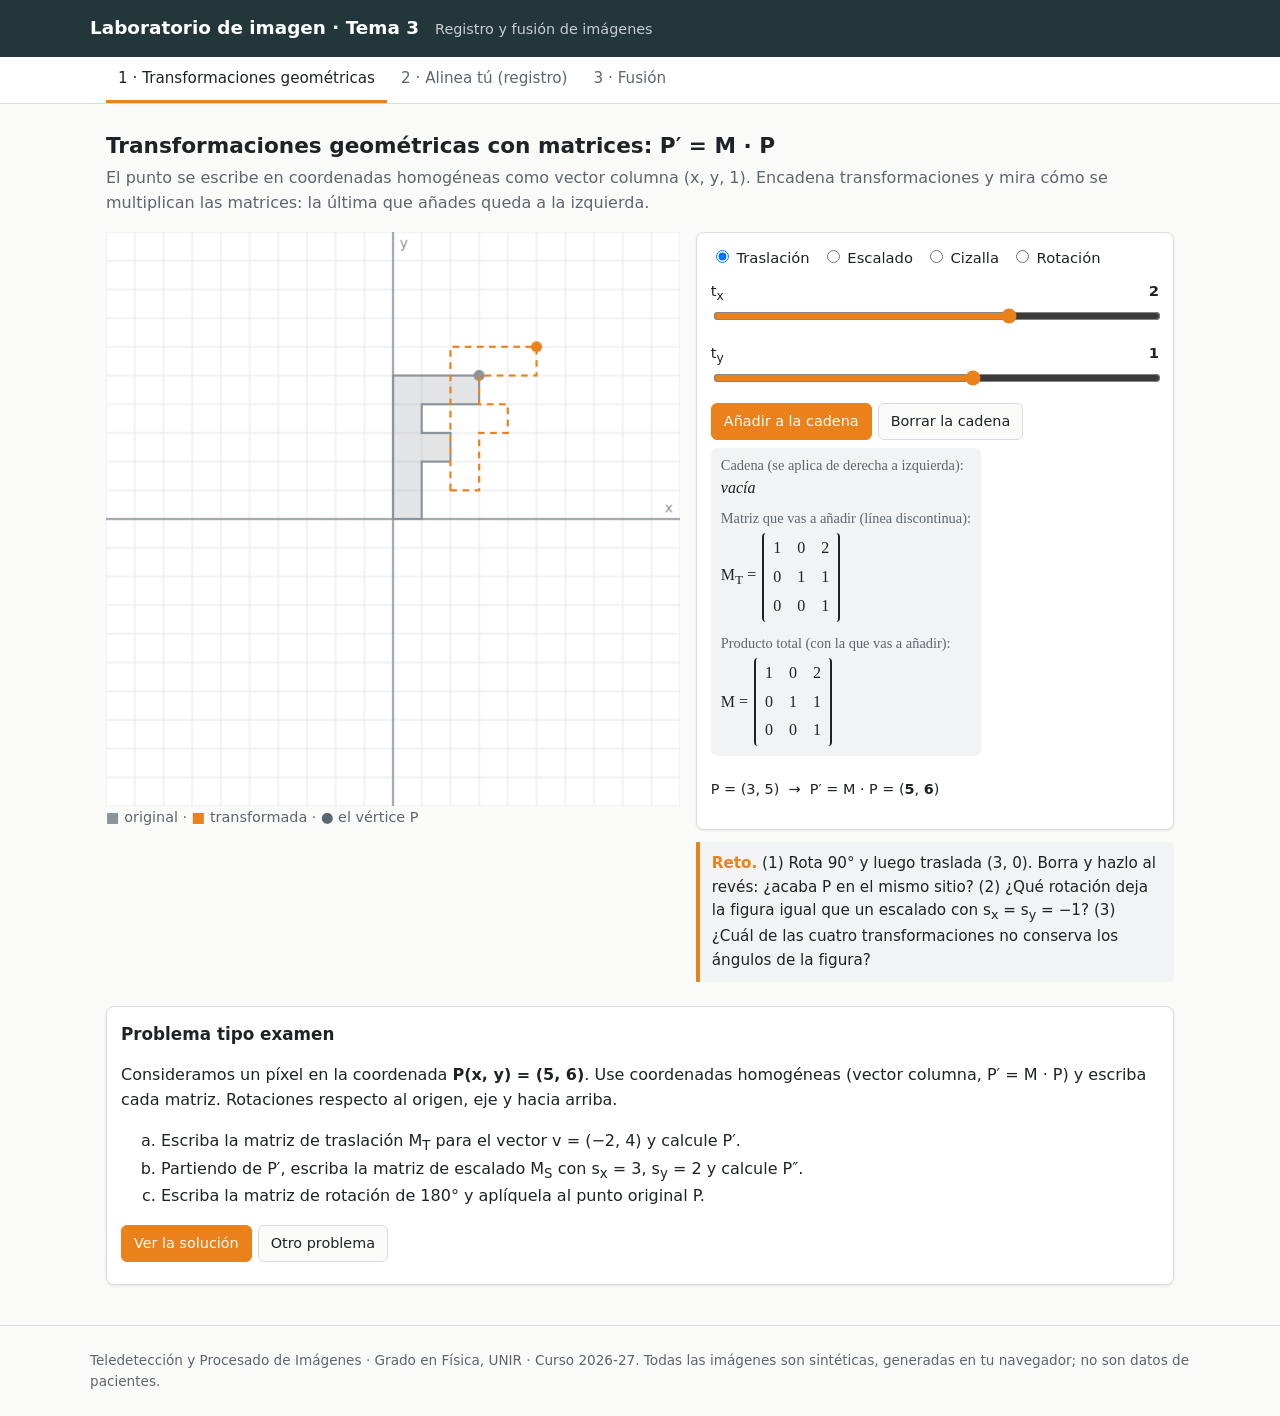
<file: tema03/index.html>
<!doctype html>
<html lang="es">
<head>
<meta charset="utf-8">
<meta name="viewport" content="width=device-width, initial-scale=1">
<title>Tema 3 — Laboratorio de imagen</title>
<meta name="description" content="Simulaciones interactivas del Tema 3: transformaciones geométricas con matrices homogéneas, registro de imágenes con ECM e información mutua, y fusión multimodal con paletas de color.">
<link rel="icon" href="../assets/icono.svg" type="image/svg+xml">
<meta property="og:type" content="website">
<meta property="og:site_name" content="Laboratorio de imagen">
<meta property="og:locale" content="es_ES">
<meta property="og:title" content="Laboratorio de imagen · Tema 3">
<meta property="og:description" content="Transformaciones geométricas paso a paso con problemas tipo examen, «alinea tú» con ECM e información mutua y fusión con paleta y transparencia.">
<meta property="og:url" content="https://miquelobrador.github.io/laboratorio-imagen/tema03/">
<meta property="og:image" content="https://miquelobrador.github.io/laboratorio-imagen/assets/og.jpg">
<meta property="og:image:type" content="image/jpeg">
<meta property="og:image:width" content="1200">
<meta property="og:image:height" content="630">
<meta property="og:image:alt" content="Laboratorio de imagen: simulaciones de procesado de imagen">
<meta name="twitter:card" content="summary_large_image">
<link rel="stylesheet" href="../assets/estilo.css?v=8">
</head>
<body>
<header class="top">
  <div class="wrap">
    <h1><a href="../">Laboratorio de imagen</a> · Tema 3</h1>
    <span class="sub">Registro y fusión de imágenes</span>
  </div>
</header>

<nav class="tabs">
  <div class="wrap">
    <a href="#transformaciones">1 · Transformaciones geométricas</a>
    <a href="#registro">2 · Alinea tú (registro)</a>
    <a href="#fusion">3 · Fusión</a>
  </div>
</nav>

<main class="wrap">

<!-- ============ 1. TRANSFORMACIONES ============ -->
<section class="lab" id="transformaciones">
  <h2>Transformaciones geométricas con matrices: P′ = M · P</h2>
  <p class="lead">El punto se escribe en coordenadas homogéneas como vector columna (x, y, 1). Encadena transformaciones y mira cómo se multiplican las matrices: la última que añades queda a la izquierda.</p>
  <div class="grid">
    <div>
      <canvas class="plot" id="tf-plano" width="520" height="520" aria-label="Plano con la figura original y la transformada"></canvas>
      <div class="muted"><span style="color:#8a949c">■</span> original · <span style="color:#eb811b">■</span> transformada · ● el vértice P</div>
    </div>
    <div>
      <div class="card">
        <div class="radios" role="radiogroup">
          <label><input type="radio" name="tf-tipo" value="T" checked> Traslación</label>
          <label><input type="radio" name="tf-tipo" value="S"> Escalado</label>
          <label><input type="radio" name="tf-tipo" value="C"> Cizalla</label>
          <label><input type="radio" name="tf-tipo" value="R"> Rotación</label>
        </div>
        <div class="ctrl"><label for="tf-a"><span id="tf-a-nombre">t<sub>x</sub></span> <output for="tf-a"></output></label>
          <input type="range" id="tf-a" min="-6" max="6" step="1" value="2"></div>
        <div class="ctrl" id="tf-c-b"><label for="tf-b"><span id="tf-b-nombre">t<sub>y</sub></span> <output for="tf-b"></output></label>
          <input type="range" id="tf-b" min="-6" max="6" step="1" value="1"></div>
        <div class="btns">
          <button class="primary" id="tf-anadir">Añadir a la cadena</button>
          <button id="tf-borrar">Borrar la cadena</button>
        </div>
        <div id="tf-matrices" class="formula" style="overflow-x:auto"></div>
        <p class="readout" id="tf-info" style="color:var(--text)"></p>
      </div>
      <div class="reto">
        <strong>Reto.</strong> (1) Rota 90° y luego traslada (3, 0). Borra y hazlo al revés: ¿acaba P en el mismo sitio? (2) ¿Qué rotación deja la figura igual que un escalado con s<sub>x</sub> = s<sub>y</sub> = −1? (3) ¿Cuál de las cuatro transformaciones no conserva los ángulos de la figura?
      </div>
    </div>
  </div>

  <div class="card" style="margin-top:12px">
    <h3 style="margin-top:0">Problema tipo examen</h3>
    <div id="tp-enunciado"></div>
    <div class="btns">
      <button class="primary" id="tp-solucion">Ver la solución</button>
      <button id="tp-otro">Otro problema</button>
    </div>
    <div id="tp-sol" class="formula" style="display:none;overflow-x:auto"></div>
  </div>
</section>

<!-- ============ 2. REGISTRO ============ -->
<section class="lab" id="registro">
  <h2>Alinea tú: registro rígido con ECM o información mutua</h2>
  <p class="lead">La imagen móvil (magenta) está girada y desplazada respecto a la de referencia (verde). Muévela con los deslizadores hasta alinearla, o deja que lo haga el optimizador. Prueba con la misma modalidad y con modalidades distintas.</p>
  <div class="grid">
    <div>
      <div style="display:grid;grid-template-columns:1fr 1fr;gap:8px">
        <div><div class="muted">Superposición: <span style="color:#3fb950">referencia</span> + <span style="color:#d33fd3">móvil</span> (alineadas = gris)</div><canvas class="img" id="rg-fusion" aria-label="Superposición de las dos imágenes"></canvas></div>
        <div><div class="muted">Histograma conjunto (referencia ↓, móvil →)</div><canvas class="img" id="rg-hist" aria-label="Histograma conjunto"></canvas></div>
      </div>
      <canvas class="plot" id="rg-curva" width="560" height="150" aria-label="Evolución de la métrica"></canvas>
      <div class="muted">Métrica en cada paso del optimizador</div>
    </div>
    <div>
      <div class="card">
        <div class="radios" role="radiogroup">
          <label><input type="radio" name="rg-mod" value="t1" checked> Misma modalidad (T1 + T1)</label>
          <label><input type="radio" name="rg-mod" value="t2"> Distinta (T1 + T2)</label>
        </div>
        <div class="ctrl"><label for="rg-th">Giro θ <output for="rg-th"></output></label>
          <input type="range" id="rg-th" min="-30" max="30" step="0.5" value="0"></div>
        <div class="ctrl"><label for="rg-tx">t<sub>x</sub> (píxeles) <output for="rg-tx"></output></label>
          <input type="range" id="rg-tx" min="-20" max="20" step="0.5" value="0"></div>
        <div class="ctrl"><label for="rg-ty">t<sub>y</sub> (píxeles) <output for="rg-ty"></output></label>
          <input type="range" id="rg-ty" min="-20" max="20" step="0.5" value="0"></div>
        <div class="radios" role="radiogroup" style="margin-top:6px">
          <span class="muted">El optimizador usa:</span>
          <label><input type="radio" name="rg-met" value="ecm" checked> ECM (minimizar)</label>
          <label><input type="radio" name="rg-met" value="im"> IM (maximizar)</label>
        </div>
        <div class="btns">
          <button class="primary" id="rg-opt">Optimizar</button>
          <button id="rg-comprobar">¿Está alineada?</button>
          <button id="rg-nuevo">Nuevo caso</button>
        </div>
        <p class="readout" id="rg-info" style="color:var(--text)"></p>
      </div>
      <div class="reto">
        <strong>Reto.</strong> (1) Con T1 + T1, alinea a mano: ¿qué le pasa al ECM y a la IM cuando aciertas? ¿Y al histograma conjunto? (2) Cambia a T1 + T2 y optimiza con el ECM: ¿alinea bien? (3) Repite con la IM. ¿Por qué cambia? (Temario 3.3: métricas.)
      </div>
    </div>
  </div>
</section>

<!-- ============ 3. FUSIÓN ============ -->
<section class="lab" id="fusion">
  <h2>Fusión PET-RM: anatómica en grises, funcional en color</h2>
  <p class="lead">Una RM (anatomía, mucho detalle) y una PET (metabolismo, poca resolución) del mismo cerebro sintético. Hay un tumor que consume mucha glucosa. Juega con la paleta, la transparencia y el umbral.</p>
  <div class="grid">
    <div>
      <div style="display:grid;grid-template-columns:1fr 1fr 1fr;gap:8px">
        <div><div class="muted">RM (anatómica)</div><canvas class="img" id="fu-rm" aria-label="RM"></canvas></div>
        <div><div class="muted">PET (funcional)</div><canvas class="img" id="fu-pet" aria-label="PET"></canvas></div>
        <div><div class="muted">Fusión</div><canvas class="img" id="fu-fus" aria-label="Fusión"></canvas></div>
      </div>
    </div>
    <div>
      <div class="card">
        <div class="radios" role="radiogroup">
          <label><input type="radio" name="fu-pal" value="hot" checked> Hot</label>
          <label><input type="radio" name="fu-pal" value="jet"> Arcoíris</label>
          <label><input type="radio" name="fu-pal" value="gris"> Grises</label>
        </div>
        <div class="ctrl"><label for="fu-alfa">Transparencia α (peso de la PET) <output for="fu-alfa"></output></label>
          <input type="range" id="fu-alfa" min="0" max="1" step="0.05" value="0.5"></div>
        <div class="ctrl"><label for="fu-umbral">Umbral: no colorear la PET por debajo de <output for="fu-umbral"></output></label>
          <input type="range" id="fu-umbral" min="0" max="0.9" step="0.05" value="0.4"></div>
        <label style="display:block;margin:8px 0"><input type="checkbox" id="fu-desal"> PET sin registrar (desplazada y girada)</label>
        <p class="readout" id="fu-info" style="color:var(--text)"></p>
      </div>
      <div class="reto">
        <strong>Reto.</strong> (1) Con la paleta «Grises», ¿distingues la PET de la RM en la fusión? ¿Por qué se usa color? (2) ¿Qué pasa con α = 0 y con α = 1? (3) Marca «PET sin registrar»: ¿en qué estructura parece estar ahora el tumor?
      </div>
    </div>
  </div>
</section>

</main>

<footer>
  <div class="wrap">
    Teledetección y Procesado de Imágenes · Grado en Física, UNIR · Curso 2026-27.
    Todas las imágenes son sintéticas, generadas en tu navegador; no son datos de pacientes.
  </div>
</footer>

<script src="../assets/comun.js?v=7"></script>
<script src="../tema02/fantoma.js?v=1"></script>
<script src="geometria.js?v=1"></script>
<script src="transformaciones.js?v=2"></script>
<script src="registro.js?v=2"></script>
<script src="fusion.js?v=2"></script>
</body>
</html>
</file>
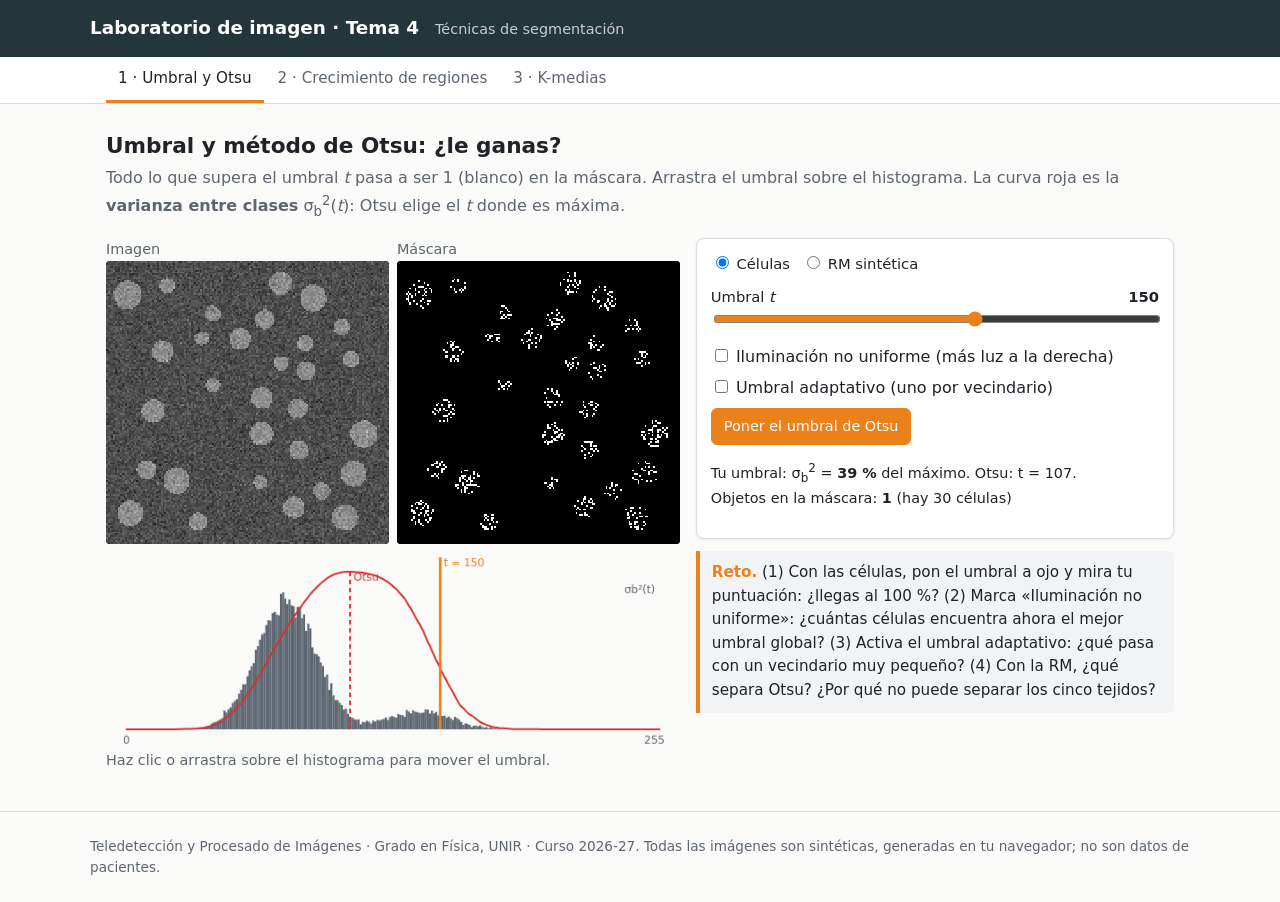
<file: tema04/index.html>
<!doctype html>
<html lang="es">
<head>
<meta charset="utf-8">
<meta name="viewport" content="width=device-width, initial-scale=1">
<title>Tema 4 — Laboratorio de imagen</title>
<meta name="description" content="Simulaciones interactivas del Tema 4: umbral y método de Otsu con iluminación no uniforme, crecimiento de regiones paso a paso y k-medias, con problemas tipo examen.">
<link rel="icon" href="../assets/icono.svg" type="image/svg+xml">
<meta property="og:type" content="website">
<meta property="og:site_name" content="Laboratorio de imagen">
<meta property="og:locale" content="es_ES">
<meta property="og:title" content="Laboratorio de imagen · Tema 4">
<meta property="og:description" content="Gánale a Otsu, crecimiento de regiones paso a paso con 4 u 8 vecinos y k-medias animado, con problemas tipo examen ilimitados.">
<meta property="og:url" content="https://miquelobrador.github.io/laboratorio-imagen/tema04/">
<meta property="og:image" content="https://miquelobrador.github.io/laboratorio-imagen/assets/og.jpg">
<meta property="og:image:type" content="image/jpeg">
<meta property="og:image:width" content="1200">
<meta property="og:image:height" content="630">
<meta property="og:image:alt" content="Laboratorio de imagen: simulaciones de procesado de imagen">
<meta name="twitter:card" content="summary_large_image">
<link rel="stylesheet" href="../assets/estilo.css?v=9">
</head>
<body>
<header class="top">
  <div class="wrap">
    <h1><a href="../">Laboratorio de imagen</a> · Tema 4</h1>
    <span class="sub">Técnicas de segmentación</span>
  </div>
</header>

<nav class="tabs">
  <div class="wrap">
    <a href="#umbral">1 · Umbral y Otsu</a>
    <a href="#crecimiento">2 · Crecimiento de regiones</a>
    <a href="#kmedias">3 · K-medias</a>
  </div>
</nav>

<main class="wrap">

<!-- ============ 1. UMBRAL Y OTSU ============ -->
<section class="lab" id="umbral">
  <h2>Umbral y método de Otsu: ¿le ganas?</h2>
  <p class="lead">Todo lo que supera el umbral <i>t</i> pasa a ser 1 (blanco) en la máscara. Arrastra el umbral sobre el histograma. La curva roja es la <b>varianza entre clases</b> σ<sub>b</sub><sup>2</sup>(<i>t</i>): Otsu elige el <i>t</i> donde es máxima.</p>
  <div class="grid">
    <div>
      <div style="display:grid;grid-template-columns:1fr 1fr;gap:8px">
        <div><div class="muted">Imagen</div><canvas class="img" id="um-img" aria-label="Imagen"></canvas></div>
        <div><div class="muted">Máscara</div><canvas class="img" id="um-mask" aria-label="Máscara"></canvas></div>
      </div>
      <canvas class="plot" id="um-hist" width="640" height="220" style="margin-top:8px;cursor:ew-resize" aria-label="Histograma con el umbral y la varianza entre clases"></canvas>
      <div class="muted">Haz clic o arrastra sobre el histograma para mover el umbral.</div>
    </div>
    <div>
      <div class="card">
        <div class="radios" role="radiogroup">
          <label><input type="radio" name="um-imagen" value="celulas" checked> Células</label>
          <label><input type="radio" name="um-imagen" value="rm"> RM sintética</label>
        </div>
        <div class="ctrl"><label for="um-t">Umbral <i>t</i> <output for="um-t"></output></label>
          <input type="range" id="um-t" min="0" max="255" step="1" value="150"></div>
        <label style="display:block;margin:6px 0"><input type="checkbox" id="um-luz"> Iluminación no uniforme (más luz a la derecha)</label>
        <label style="display:block;margin:6px 0"><input type="checkbox" id="um-adapt"> Umbral adaptativo (uno por vecindario)</label>
        <div class="ctrl" id="um-c-ventana"><label for="um-ventana">Vecindario (píxeles) <output for="um-ventana"></output></label>
          <input type="range" id="um-ventana" min="5" max="101" step="2" value="31"></div>
        <div class="btns">
          <button class="primary" id="um-otsu">Poner el umbral de Otsu</button>
        </div>
        <p class="readout" id="um-info" style="color:var(--text)"></p>
      </div>
      <div class="reto">
        <strong>Reto.</strong> (1) Con las células, pon el umbral a ojo y mira tu puntuación: ¿llegas al 100 %? (2) Marca «Iluminación no uniforme»: ¿cuántas células encuentra ahora el mejor umbral global? (3) Activa el umbral adaptativo: ¿qué pasa con un vecindario muy pequeño? (4) Con la RM, ¿qué separa Otsu? ¿Por qué no puede separar los cinco tejidos?
      </div>
    </div>
  </div>
</section>

<!-- ============ 2. CRECIMIENTO DE REGIONES ============ -->
<section class="lab" id="crecimiento">
  <h2>Crecimiento de regiones paso a paso</h2>
  <p class="lead">Desde la <b>semilla</b>, la región se extiende a los vecinos cuya intensidad está dentro de la <b>tolerancia respecto a la semilla</b>: |<i>I</i> − <i>I</i><sub>s</sub>| ≤ <i>t</i>. Haz clic en una casilla para poner ahí la semilla.</p>
  <div class="grid">
    <div>
      <table class="rejilla grande" id="cr-tabla" aria-label="Imagen de números"></table>
      <div class="muted" style="margin-top:6px">
        <span class="leyenda semilla"></span> semilla ·
        <span class="leyenda dentro"></span> dentro ·
        <span class="leyenda fuera"></span> comprobado y rechazado ·
        <span class="leyenda trampa"></span> en la tolerancia pero sin conexión
      </div>
    </div>
    <div>
      <div class="card">
        <div class="ctrl"><label for="cr-tol">Tolerancia ± <output for="cr-tol"></output></label>
          <input type="range" id="cr-tol" min="0" max="12" step="1" value="3"></div>
        <div class="radios" role="radiogroup">
          <label><input type="radio" name="cr-vec" value="4" checked> 4 vecinos</label>
          <label><input type="radio" name="cr-vec" value="8"> 8 vecinos</label>
        </div>
        <div class="btns">
          <button class="primary" id="cr-play">▶ Animar</button>
          <button id="cr-paso">Paso</button>
          <button id="cr-reset">Reiniciar</button>
          <button id="cr-otra">Otra imagen</button>
        </div>
        <p class="readout" id="cr-info" style="color:var(--text)"></p>
      </div>
      <div class="reto">
        <strong>Reto.</strong> (1) Pon la semilla y anima: ¿hay casillas amarillas? ¿Por qué no entran si cumplen la tolerancia? (2) Cambia a 8 vecinos: ¿qué casillas se añaden? (3) Sube la tolerancia poco a poco: ¿en qué valor se «escapa» la región?
      </div>
    </div>
  </div>

  <div class="card" style="margin-top:12px">
    <h3 style="margin-top:0">Problema tipo examen: pinta tú la máscara</h3>
    <div style="display:flex;flex-wrap:wrap;gap:20px;align-items:flex-start">
      <table class="rejilla grande" id="cp-tabla" aria-label="Matriz del problema"></table>
      <div style="flex:1;min-width:260px">
        <div id="cp-enunciado"></div>
        <div class="btns">
          <button class="primary" id="cp-comprobar">Comprobar</button>
          <button id="cp-otro">Otro problema</button>
        </div>
        <div id="cp-resultado"></div>
      </div>
    </div>
  </div>
</section>

<!-- ============ 3. K-MEDIAS ============ -->
<section class="lab" id="kmedias">
  <h2>K-medias paso a paso</h2>
  <p class="lead">Cada píxel va al <b>centroide más cercano</b> y luego cada centroide pasa a ser la <b>media</b> de su grupo. Se repite hasta que nadie cambia de grupo. Arrastra los centroides para cambiar el inicio.</p>
  <div class="grid">
    <div>
      <canvas class="plot" id="km-recta" width="640" height="150" style="cursor:grab" aria-label="Recta con las intensidades y los centroides"></canvas>
      <div id="km-tabla" style="overflow-x:auto"></div>
    </div>
    <div>
      <div class="card">
        <div class="ctrl"><label for="km-datos">Intensidades de los píxeles</label>
          <input type="text" id="km-datos" value="6, 9, 25, 8, 28, 31" style="width:100%;font:inherit;padding:4px 6px;border-radius:6px;border:1px solid var(--border);background:var(--bg);color:var(--text)"></div>
        <div class="ctrl"><label for="km-sem">Centroides iniciales</label>
          <input type="text" id="km-sem" value="10, 20" style="width:100%;font:inherit;padding:4px 6px;border-radius:6px;border:1px solid var(--border);background:var(--bg);color:var(--text)"></div>
        <div class="btns">
          <button class="primary" id="km-paso">1 · Asignar</button>
          <button id="km-reset">Empezar de nuevo</button>
        </div>
        <p class="readout" id="km-info" style="color:var(--text)"></p>
      </div>
      <div class="reto">
        <strong>Reto.</strong> (1) ¿Cuántas iteraciones hacen falta para converger? (2) Arrastra los dos centroides a la derecha del todo (por ejemplo, 29 y 31): ¿llega al mismo resultado? (3) Escribe datos con un empate (un punto a la misma distancia de los dos centroides): ¿qué decide el algoritmo?
      </div>
    </div>
  </div>

  <div class="card" style="margin-top:12px">
    <h3 style="margin-top:0">K-medias sobre una imagen</h3>
    <div style="display:flex;flex-wrap:wrap;gap:16px;align-items:flex-start">
      <div style="display:grid;grid-template-columns:1fr 1fr;gap:8px;flex:2;min-width:300px">
        <div><div class="muted">RM sintética (con ruido)</div><canvas class="img" id="ki-img" aria-label="RM sintética"></canvas></div>
        <div><div class="muted">Grupos</div><canvas class="img" id="ki-lab" aria-label="Imagen de grupos"></canvas></div>
      </div>
      <div style="flex:1;min-width:240px">
        <div class="ctrl"><label for="ki-k">Número de grupos <i>k</i> <output for="ki-k"></output></label>
          <input type="range" id="ki-k" min="2" max="6" step="1" value="3"></div>
        <div class="btns"><button id="ki-azar">Otro inicio al azar</button></div>
        <canvas class="plot" id="ki-hist" width="400" height="160" aria-label="Histograma con los centroides"></canvas>
        <p class="readout" id="ki-info" style="color:var(--text)"></p>
      </div>
    </div>
  </div>

  <div class="card" style="margin-top:12px">
    <h3 style="margin-top:0">Problema tipo examen</h3>
    <div id="kp-enunciado"></div>
    <div class="ctrl" style="display:flex;gap:12px;flex-wrap:wrap;align-items:center">
      <label>C<sub>1</sub>′ = <input type="number" id="kp-c1" step="0.01"></label>
      <label>C<sub>2</sub>′ = <input type="number" id="kp-c2" step="0.01"></label>
    </div>
    <div class="btns">
      <button class="primary" id="kp-comprobar">Comprobar</button>
      <button id="kp-otro">Otro problema</button>
    </div>
    <div id="kp-resultado"></div>
  </div>
</section>
</main>
<footer>
  <div class="wrap">
    Teledetección y Procesado de Imágenes · Grado en Física, UNIR · Curso 2026-27.
    Todas las imágenes son sintéticas, generadas en tu navegador; no son datos de pacientes.
  </div>
</footer>
<script src="../assets/comun.js?v=7"></script>
<script src="../tema02/fantoma.js?v=1"></script>
<script src="umbral.js?v=1"></script>
<script src="crecimiento.js?v=1"></script>
<script src="kmedias.js?v=1"></script>
</body>
</html>
</file>
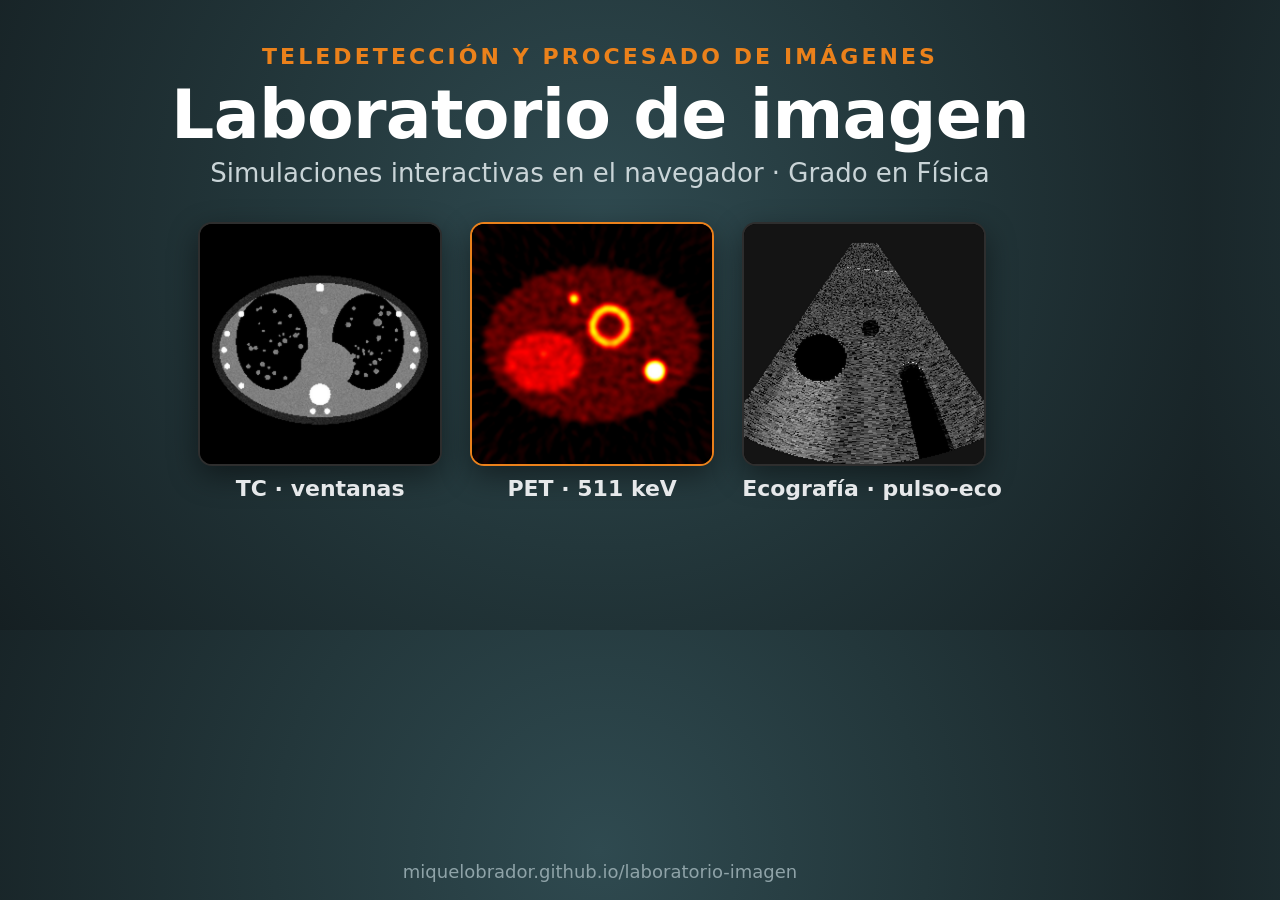
<file: herramientas/og/tarjeta.html>
<!doctype html>
<html lang="es">
<head>
<meta charset="utf-8">
<style>
  html, body { margin: 0; width: 1200px; height: 630px; overflow: hidden; }
  body {
    background: radial-gradient(circle at 50% 35%, #2f4a50 0%, #23373b 45%, #151f22 100%);
    color: #fff;
    font-family: "Segoe UI", system-ui, sans-serif;
    display: flex; flex-direction: column; align-items: center;
  }
  .etiqueta { margin-top: 44px; color: #eb811b; font-weight: 700; letter-spacing: .14em; font-size: 22px; }
  h1 { margin: 6px 0 0; font-size: 68px; font-weight: 700; letter-spacing: -.01em; }
  .sub { margin-top: 4px; font-size: 26px; color: #c9d4d7; }
  .fila { display: flex; gap: 28px; margin-top: 34px; }
  figure { margin: 0; text-align: center; }
  figure img {
    width: 240px; height: 240px; object-fit: cover; display: block;
    border-radius: 14px; border: 2px solid rgba(255,255,255,.18);
    box-shadow: 0 10px 30px rgba(0,0,0,.45);
    background: #000;
  }
  figure.centro img { border-color: #eb811b; }
  figcaption { margin-top: 10px; font-size: 22px; color: #e6e8ea; font-weight: 600; }
  .url { position: absolute; bottom: 18px; font-size: 18px; color: #8fa3a8; }
</style>
</head>
<body>
  <div class="etiqueta">TELEDETECCIÓN Y PROCESADO DE IMÁGENES</div>
  <h1>Laboratorio de imagen</h1>
  <div class="sub">Simulaciones interactivas en el navegador · Grado en Física</div>
  <div class="fila">
    <figure><img src="ct.png" alt=""><figcaption>TC · ventanas</figcaption></figure>
    <figure class="centro"><img src="pet.png" alt=""><figcaption>PET · 511 keV</figcaption></figure>
    <figure><img src="eco.png" alt=""><figcaption>Ecografía · pulso-eco</figcaption></figure>
  </div>
  <div class="url">miquelobrador.github.io/laboratorio-imagen</div>
</body>
</html>
</file>
<file: assets/estilo.css>
/* Laboratorio web — estilos comunes a todos los temas */
:root {
  --bg: #fafaf8;
  --surface: #ffffff;
  --text: #1f2328;
  --muted: #5d6670;
  --border: #d9dde1;
  --accent: #23373b;        /* mismo tono oscuro que metropolis */
  --accent-2: #eb811b;      /* naranja metropolis */
  --ok: #1a7f37;
  --bad: #c62828;
  --code-bg: #f1f3f5;
  --shadow: 0 1px 3px rgba(0, 0, 0, .08);
}
@media (prefers-color-scheme: dark) {
  :root:not([data-theme="light"]) {
    --bg: #15191c;
    --surface: #1d2226;
    --text: #e6e8ea;
    --muted: #9aa4ad;
    --border: #343b41;
    --accent: #9fc2c9;
    --accent-2: #f0a050;
    --ok: #56c271;
    --bad: #ef6b6b;
    --code-bg: #262c31;
    --shadow: none;
  }
}
:root[data-theme="dark"] {
  --bg: #15191c;
  --surface: #1d2226;
  --text: #e6e8ea;
  --muted: #9aa4ad;
  --border: #343b41;
  --accent: #9fc2c9;
  --accent-2: #f0a050;
  --ok: #56c271;
  --bad: #ef6b6b;
  --code-bg: #262c31;
  --shadow: none;
}

* { box-sizing: border-box; }
html { -webkit-text-size-adjust: 100%; }
body {
  margin: 0;
  background: var(--bg);
  color: var(--text);
  font: 16px/1.55 system-ui, -apple-system, "Segoe UI", Roboto, sans-serif;
}
a { color: var(--accent-2); }
header.top {
  background: #23373b;
  color: #fff;
  padding: 14px 16px;
}
header.top a { color: #fff; text-decoration: none; }
header.top .wrap { display: flex; flex-wrap: wrap; gap: 4px 16px; align-items: baseline; }
header.top h1 { font-size: 1.15rem; margin: 0; font-weight: 600; }
header.top .sub { opacity: .75; font-size: .9rem; }

nav.tabs {
  position: sticky; top: 0; z-index: 5;
  background: var(--surface);
  border-bottom: 1px solid var(--border);
  overflow-x: auto;
  white-space: nowrap;
}
nav.tabs .wrap { display: flex; gap: 2px; padding: 0 16px; }
nav.tabs a {
  display: inline-block;
  padding: 10px 12px;
  color: var(--muted);
  text-decoration: none;
  border-bottom: 3px solid transparent;
  font-size: .95rem;
}
nav.tabs a:hover { color: var(--text); }
nav.tabs a.active { color: var(--text); border-bottom-color: var(--accent-2); }

.wrap { max-width: 1100px; margin: 0 auto; }
main { padding: 16px; }
section.lab { display: none; }
section.lab.active { display: block; }

h2 { font-size: 1.35rem; margin: .4em 0 .2em; }
h3 { font-size: 1.05rem; margin: 1em 0 .3em; }
p.lead { color: var(--muted); margin-top: 0; }

.grid {
  display: grid;
  grid-template-columns: minmax(0, 1.2fr) minmax(0, 1fr);
  gap: 16px;
  align-items: start;
}
@media (max-width: 760px) { .grid { grid-template-columns: minmax(0, 1fr); } }

.card {
  background: var(--surface);
  border: 1px solid var(--border);
  border-radius: 8px;
  padding: 14px;
  box-shadow: var(--shadow);
}
.card + .card { margin-top: 12px; }

canvas.img {
  width: 100%;
  height: auto;
  display: block;
  background: #000;
  border-radius: 4px;
  image-rendering: pixelated;
  touch-action: none;
}
canvas.plot { width: 100%; height: auto; display: block; }

.ctrl { margin: 10px 0; }
.ctrl label { display: block; font-size: .92rem; }
.ctrl label output { float: right; margin-left: 8px; font-variant-numeric: tabular-nums; font-weight: 600; }
input[type=range] { width: 100%; accent-color: var(--accent-2); }

.btns { display: flex; flex-wrap: wrap; gap: 6px; margin: 8px 0; }
button {
  font: inherit; font-size: .9rem;
  padding: 6px 12px;
  border-radius: 6px;
  border: 1px solid var(--border);
  background: var(--bg);
  color: var(--text);
  cursor: pointer;
}
button:hover { border-color: var(--accent-2); }
button.primary { background: var(--accent-2); color: #fff; border-color: var(--accent-2); }

table.stats { border-collapse: collapse; width: 100%; font-size: .92rem; font-variant-numeric: tabular-nums; }
table.stats th, table.stats td { padding: 4px 6px; border-bottom: 1px solid var(--border); text-align: right; }
table.stats th:first-child, table.stats td:first-child { text-align: left; }

.reto {
  border-left: 4px solid var(--accent-2);
  background: var(--code-bg);
  padding: 10px 12px;
  border-radius: 0 6px 6px 0;
  margin: 12px 0;
  font-size: .95rem;
}
.reto strong:first-child { color: var(--accent-2); }
.formula {
  font-family: "Cambria Math", "STIX Two Math", Georgia, serif;
  background: var(--code-bg);
  padding: 6px 10px;
  border-radius: 6px;
  display: inline-block;
}
.muted { color: var(--muted); font-size: .9rem; }
.ok { color: var(--ok); font-weight: 600; }
.bad { color: var(--bad); font-weight: 600; }
.readout { font-variant-numeric: tabular-nums; font-size: .9rem; color: var(--muted); min-height: 1.5em; }
input[type=number], select {
  font: inherit; font-size: .95rem;
  padding: 4px 6px;
  border-radius: 6px;
  border: 1px solid var(--border);
  background: var(--bg);
  color: var(--text);
}
input[type=number] { width: 7em; }
.radios { display: flex; flex-wrap: wrap; gap: 12px; font-size: .92rem; }

footer {
  padding: 24px 16px;
  color: var(--muted);
  font-size: .85rem;
  border-top: 1px solid var(--border);
  margin-top: 24px;
}

/* portada */
.temas { display: grid; grid-template-columns: repeat(auto-fill, minmax(230px, 1fr)); gap: 12px; }
.temas a.card { text-decoration: none; color: var(--text); display: block; }
.temas a.card:hover { border-color: var(--accent-2); }
.temas .card.off { opacity: .5; }
.temas .num { color: var(--accent-2); font-weight: 700; font-size: .85rem; }

/* con muchas pestañas, en pantalla ancha pasan a dos filas en vez de desplazarse */
@media (min-width: 761px) { nav.tabs { white-space: normal; } nav.tabs .wrap { flex-wrap: wrap; } }

/* modo «artefacto misterioso»: los controles se ocultan hasta revelar */
.oculto { filter: blur(6px); pointer-events: none; user-select: none; }

/* juego de la cabecera DICOM */
table.dicom td { text-align: left !important; cursor: pointer; vertical-align: top; }
table.dicom tr:hover td { background: var(--code-bg); }
table.dicom tr.marcada td { text-decoration: line-through; color: var(--bad); }
table.dicom td.etq { font-family: ui-monospace, Consolas, monospace; font-size: .8rem; white-space: nowrap; }
table.dicom .nota { display: inline-block; width: 100%; font-size: .8rem; font-weight: 400; margin-top: 2px; }
details summary { cursor: pointer; color: var(--accent-2); margin-top: 6px; }

/* Tema 2: rejillas de números (convolución, problemas 3 × 3) */
table.rejilla { border-collapse: collapse; font-variant-numeric: tabular-nums; font-size: .85rem; margin: 2px 0; }
table.rejilla td { min-width: 2.5em; height: 2.1em; padding: 0 3px; text-align: center; border: 1px solid var(--border); }
table.rejilla td[data-k] { cursor: pointer; }
table.rejilla td.ventana { box-shadow: inset 0 0 0 2px var(--accent-2); }
table.rejilla td.centro { box-shadow: inset 0 0 0 4px var(--accent-2); font-weight: 700; }
table.rejilla td.vacia { color: var(--muted); background: var(--code-bg); }
table.rejilla td.relleno { opacity: .5; font-style: italic; outline: 1px dashed var(--muted); outline-offset: -3px; }
#zm-real.oculto { filter: blur(22px); }

/* Tema 4: crecimiento de regiones (estados de cada casilla) */
table.rejilla.grande td { min-width: 2.6em; height: 2.6em; font-size: .95rem; transition: background .25s; }
table.rejilla td.semilla { background: #e3342f; color: #fff; font-weight: 700; }
table.rejilla td.dentro { background: #f4a6a6; color: #111; }
table.rejilla td.nuevo { box-shadow: inset 0 0 0 3px var(--accent-2); }
table.rejilla td.fuera { color: var(--muted); text-decoration: line-through; background: var(--code-bg); }
table.rejilla td.trampa { background: #ffe08a; color: #111; }
table.rejilla td.pintada { background: #f4a6a6; color: #111; }
table.rejilla td.bien { box-shadow: inset 0 0 0 3px var(--ok); }
table.rejilla td.malo { box-shadow: inset 0 0 0 3px var(--bad); }
table.rejilla.clic td { cursor: pointer; user-select: none; }
.leyenda { display: inline-block; width: 1em; height: 1em; vertical-align: -2px; border: 1px solid var(--border); }
.leyenda.semilla { background: #e3342f; } .leyenda.dentro { background: #f4a6a6; }
.leyenda.fuera { background: var(--code-bg); } .leyenda.trampa { background: #ffe08a; }
table.km { border-collapse: collapse; font-variant-numeric: tabular-nums; font-size: .9rem; margin-top: 8px; }
table.km td, table.km th { border: 1px solid var(--border); padding: 3px 8px; text-align: center; }
table.km td.min { font-weight: 700; }
</file>
